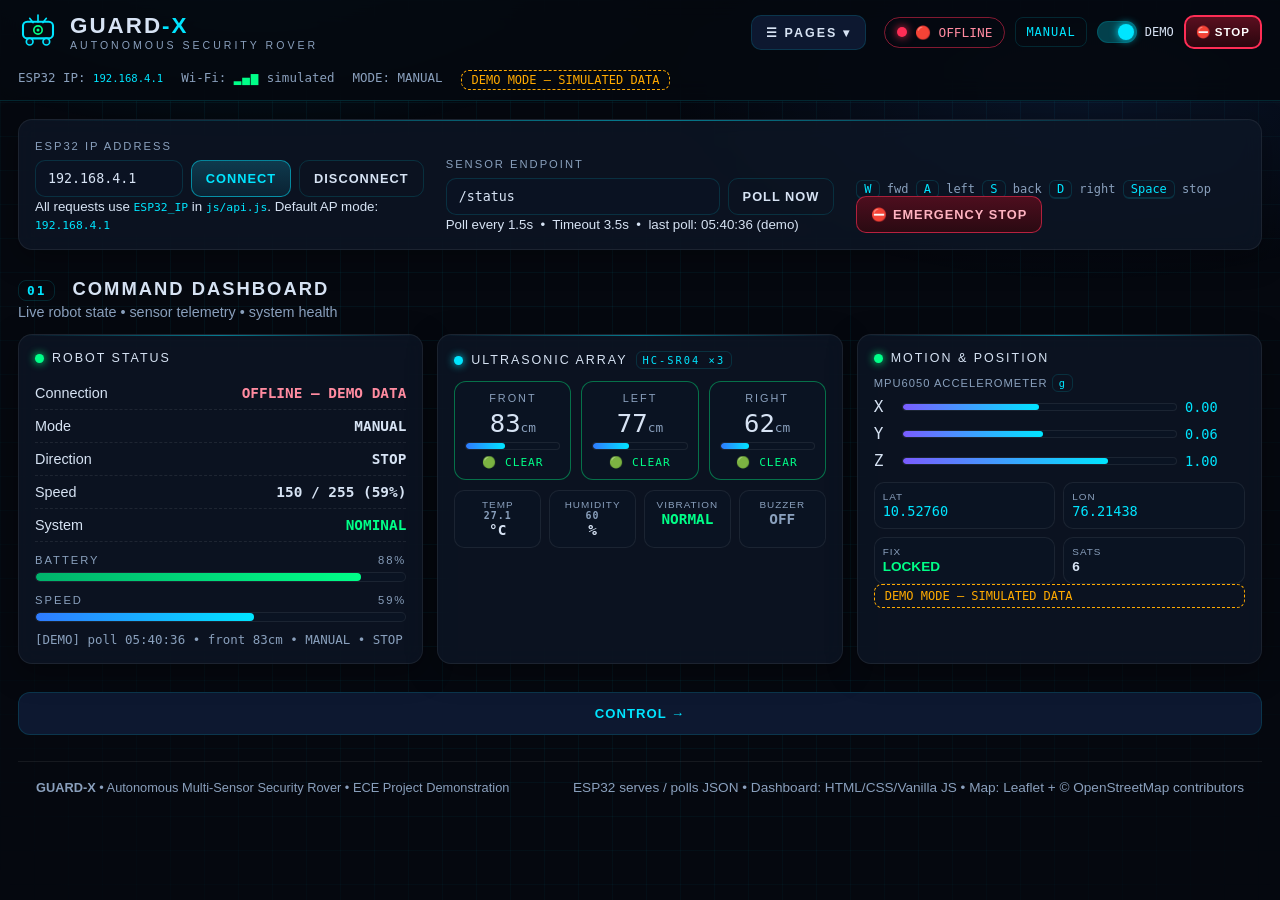
<file: index.html>
<!DOCTYPE html>
<html lang="en">
<head>
<meta charset="UTF-8" />
<meta name="viewport" content="width=device-width, initial-scale=1.0" />
<title>GUARD-X | Dashboard</title>
<meta name="description" content="GUARD-X live robot status and sensor telemetry." />
<link rel="stylesheet" href="css/style.css?v=20260914" />
<link rel="icon" href="data:image/svg+xml,<svg xmlns='http://www.w3.org/2000/svg' viewBox='0 0 100 100'><text y='.9em' font-size='90'>🤖</text></svg>" />
</head>
<body data-page="home">
<div class="bg-grid" aria-hidden="true"></div>
<div class="bg-glow" aria-hidden="true"></div>

<header class="topbar">
  <div class="topbar-inner">
    <div class="brand">
      <div class="brand-mark" aria-hidden="true">
        <svg viewBox="0 0 48 48" width="40" height="40">
          <rect x="6" y="14" width="36" height="20" rx="5" fill="none" stroke="#00e5ff" stroke-width="2.5"/>
          <circle cx="14" cy="38" r="4" fill="#0a1626" stroke="#00e5ff" stroke-width="2"/>
          <circle cx="34" cy="38" r="4" fill="#0a1626" stroke="#00e5ff" stroke-width="2"/>
          <circle cx="24" cy="24" r="5" fill="none" stroke="#00ff88" stroke-width="2"/>
          <circle cx="24" cy="24" r="1.8" fill="#00ff88"/>
          <path d="M24 6v8M14 10l4 5M34 10l-4 5" stroke="#00e5ff" stroke-width="2" stroke-linecap="round"/>
        </svg>
      </div>
      <div>
        <div class="brand-name">GUARD<span>-X</span></div>
        <div class="brand-sub">AUTONOMOUS SECURITY ROVER</div>
      </div>
    </div>
    <nav class="topnav" aria-label="Pages">
      <button class="navdrop-btn" id="navdrop-btn" aria-haspopup="true" aria-expanded="false">☰ PAGES ▾</button>
      <div class="navdrop-menu" id="navdrop-menu">
        <a href="index.html" class="active">🏠 Home</a>
        <a href="control.html">🎮 Control</a>
        <a href="autonomous.html">🧭 Auto</a>
        <a href="imu.html">📐 IMU</a>
        <a href="gps.html">🛰 GPS</a>
        <a href="keys.html">🔑 Keys/AI</a>
        <a href="security.html">🛡 Security</a>
        <a href="system.html">⚙ System</a>
        <a href="about.html">ℹ About</a>
      </div>
    </nav>
    <div class="topbar-status">
      <div class="conn-pill offline" id="conn-pill" title="ESP32 connection state">
        <span class="dot" id="conn-dot"></span>
        <span id="conn-text">🔴 OFFLINE</span>
      </div>
      <div class="mode-badge" id="mode-badge">MANUAL</div>
      <label class="demo-switch" title="Simulate sensors when ESP32 is not reachable">
        <input type="checkbox" id="demo-toggle" checked />
        <span class="switch"></span>
        <span class="demo-label">DEMO</span>
      </label>
      <button class="estop-mini js-estop" title="Emergency stop (SPACE)">⛔ STOP</button>
    </div>
  </div>
  <div class="topbar-sub">
    <div class="sub-item">ESP32 IP: <code id="header-ip">192.168.4.1</code></div>
    <div class="sub-item">Wi-Fi: <span id="wifi-bars" class="wifi" aria-label="Wi-Fi signal">▂▄▆</span> <span id="wifi-text">--</span></div>
    <div class="sub-item">MODE: <span id="header-mode">MANUAL</span></div>
    <div class="sub-item demo-note hidden" id="demo-banner-top">DEMO MODE — SIMULATED DATA</div>
  </div>
</header>

<main>
<section class="conn-strip panel">
  <div class="conn-field">
    <label for="esp-ip">ESP32 IP ADDRESS</label>
    <div class="ip-row">
      <input id="esp-ip" type="text" value="192.168.4.1" spellcheck="false" placeholder="192.168.4.1" />
      <button id="btn-connect" class="btn btn-primary">CONNECT</button>
      <button id="btn-disconnect" class="btn btn-ghost">DISCONNECT</button>
    </div>
    <small>All requests use <code>ESP32_IP</code> in <code>js/api.js</code>. Default AP mode: <code>192.168.4.1</code></small>
  </div>
  <div class="conn-field">
    <label>SENSOR ENDPOINT</label>
    <div class="ip-row">
      <input id="sensor-endpoint" type="text" value="/status" spellcheck="false" />
      <button id="btn-poll-now" class="btn btn-ghost">POLL NOW</button>
    </div>
    <small>Poll every <span id="poll-label">1.5</span>s &nbsp;•&nbsp; Timeout 3.5s &nbsp;•&nbsp; <span id="last-poll">last poll: —</span></small>
  </div>
  <div class="conn-field keys">
    <div class="kbd-hint"><kbd>W</kbd> fwd <kbd>A</kbd> left <kbd>S</kbd> back <kbd>D</kbd> right <kbd>Space</kbd> stop</div>
    <button id="btn-emergency-top" class="btn btn-danger">⛔ EMERGENCY STOP</button>
  </div>
</section>

<section id="dashboard" class="section">
  <div class="section-head">
    <h2><span class="h-num">01</span> COMMAND DASHBOARD</h2>
    <p>Live robot state • sensor telemetry • system health</p>
  </div>

  <div class="grid grid-3">
    <div class="panel status-panel">
      <div class="panel-title"><span class="pulse"></span> ROBOT STATUS</div>
      <div class="status-rows">
        <div class="srow"><span>Connection</span><strong id="st-connection" class="bad">OFFLINE</strong></div>
        <div class="srow"><span>Mode</span><strong id="st-mode">MANUAL</strong></div>
        <div class="srow"><span>Direction</span><strong id="st-direction">STOP</strong></div>
        <div class="srow"><span>Speed</span><strong id="st-speed">0 / 255 (0%)</strong></div>
        <div class="srow"><span>System</span><strong id="st-system" class="ok">NOMINAL</strong></div>
      </div>
      <label class="lbl">BATTERY <span id="battery-val">82%</span></label>
      <div class="bar"><div class="bar-fill batt" id="battery-bar" style="width:82%"></div></div>
      <label class="lbl">SPEED <span id="speed-val2">0%</span></label>
      <div class="bar"><div class="bar-fill speed" id="speed-bar" style="width:0%"></div></div>
      <div class="sys-line" id="sys-line">Awaiting telemetry…</div>
    </div>

    <div class="panel">
      <div class="panel-title"><span class="pulse cyan"></span> ULTRASONIC ARRAY <span class="tag">HC-SR04 ×3</span></div>
      <div class="dist-grid">
        <div class="dist" id="card-front">
          <div class="dist-label">FRONT</div>
          <div class="dist-val"><span id="front-val">--</span><small>cm</small></div>
          <div class="bar small"><div class="bar-fill" id="front-bar" style="width:0%"></div></div>
          <div class="dist-state" id="front-state">—</div>
        </div>
        <div class="dist" id="card-left">
          <div class="dist-label">LEFT</div>
          <div class="dist-val"><span id="left-val">--</span><small>cm</small></div>
          <div class="bar small"><div class="bar-fill" id="left-bar" style="width:0%"></div></div>
          <div class="dist-state" id="left-state">—</div>
        </div>
        <div class="dist" id="card-right">
          <div class="dist-label">RIGHT</div>
          <div class="dist-val"><span id="right-val">--</span><small>cm</small></div>
          <div class="bar small"><div class="bar-fill" id="right-bar" style="width:0%"></div></div>
          <div class="dist-state" id="right-state">—</div>
        </div>
      </div>
      <div class="env-grid">
        <div class="env"><span>TEMP</span><strong><span id="temp-val">--</span> °C</strong></div>
        <div class="env"><span>HUMIDITY</span><strong><span id="hum-val">--</span> %</strong></div>
        <div class="env"><span>VIBRATION</span><strong id="vib-val">NORMAL</strong></div>
        <div class="env"><span>BUZZER</span><strong id="buzzer-val">OFF</strong></div>
      </div>
    </div>

    <div class="panel">
      <div class="panel-title"><span class="pulse green"></span> MOTION &amp; POSITION</div>
      <div class="mpu">
        <div class="mpu-head">MPU6050 ACCELEROMETER <span class="tag">g</span></div>
        <div class="accel-row"><span>X</span><div class="bar small"><div class="bar-fill accel" id="accx-bar" style="width:50%"></div></div><code id="accx-val">0.00</code></div>
        <div class="accel-row"><span>Y</span><div class="bar small"><div class="bar-fill accel" id="accy-bar" style="width:50%"></div></div><code id="accy-val">0.00</code></div>
        <div class="accel-row"><span>Z</span><div class="bar small"><div class="bar-fill accel" id="accz-bar" style="width:50%"></div></div><code id="accz-val">0.00</code></div>
      </div>
      <div class="gps-mini">
        <div><span>LAT</span><code id="lat-mini">—</code></div>
        <div><span>LON</span><code id="lon-mini">—</code></div>
        <div><span>FIX</span><strong id="fix-mini">SEARCHING</strong></div>
        <div><span>SATS</span><strong id="sats-mini">0</strong></div>
      </div>
      <div class="demo-note hidden" id="demo-note">DEMO MODE — SIMULATED DATA</div>
    </div>
  </div>
</section>

<div class="pager">
  <a href="control.html">CONTROL →</a>
</div>

<footer class="footer">
  <div><strong>GUARD-X</strong> • Autonomous Multi-Sensor Security Rover • ECE Project Demonstration</div>
  <div class="muted">ESP32 serves / polls JSON • Dashboard: HTML/CSS/Vanilla JS • Map: Leaflet + © OpenStreetMap contributors</div>
</footer>
</main>

<nav class="bottom-nav" aria-label="Pages">
  <div class="bottom-nav-inner">
    <a class="bnav-item active" href="index.html"><span class="ico">🏠</span>HOME</a>
    <a class="bnav-item" href="control.html"><span class="ico">🎮</span>CONTROL</a>
    <a class="bnav-item" href="autonomous.html"><span class="ico">🧭</span>AUTO</a>
    <a class="bnav-item" href="imu.html"><span class="ico">📐</span>IMU</a>
    <a class="bnav-item" href="gps.html"><span class="ico">🛰</span>GPS</a>
    <a class="bnav-item" href="keys.html"><span class="ico">🔑</span>KEYS</a>
    <a class="bnav-item" href="security.html"><span class="ico">🛡</span>SECURE</a>
    <a class="bnav-item" href="system.html"><span class="ico">⚙</span>SYSTEM</a>
    <a class="bnav-item" href="about.html"><span class="ico">ℹ</span>ABOUT</a>
  </div>
</nav>

<div id="toast-wrap" aria-live="polite"></div>

<script src="js/api.js?v=20260915"></script>
<script src="js/dashboard.js?v=20260914"></script>
<script src="js/app.js?v=20260915"></script>
</body>
</html>
</file>
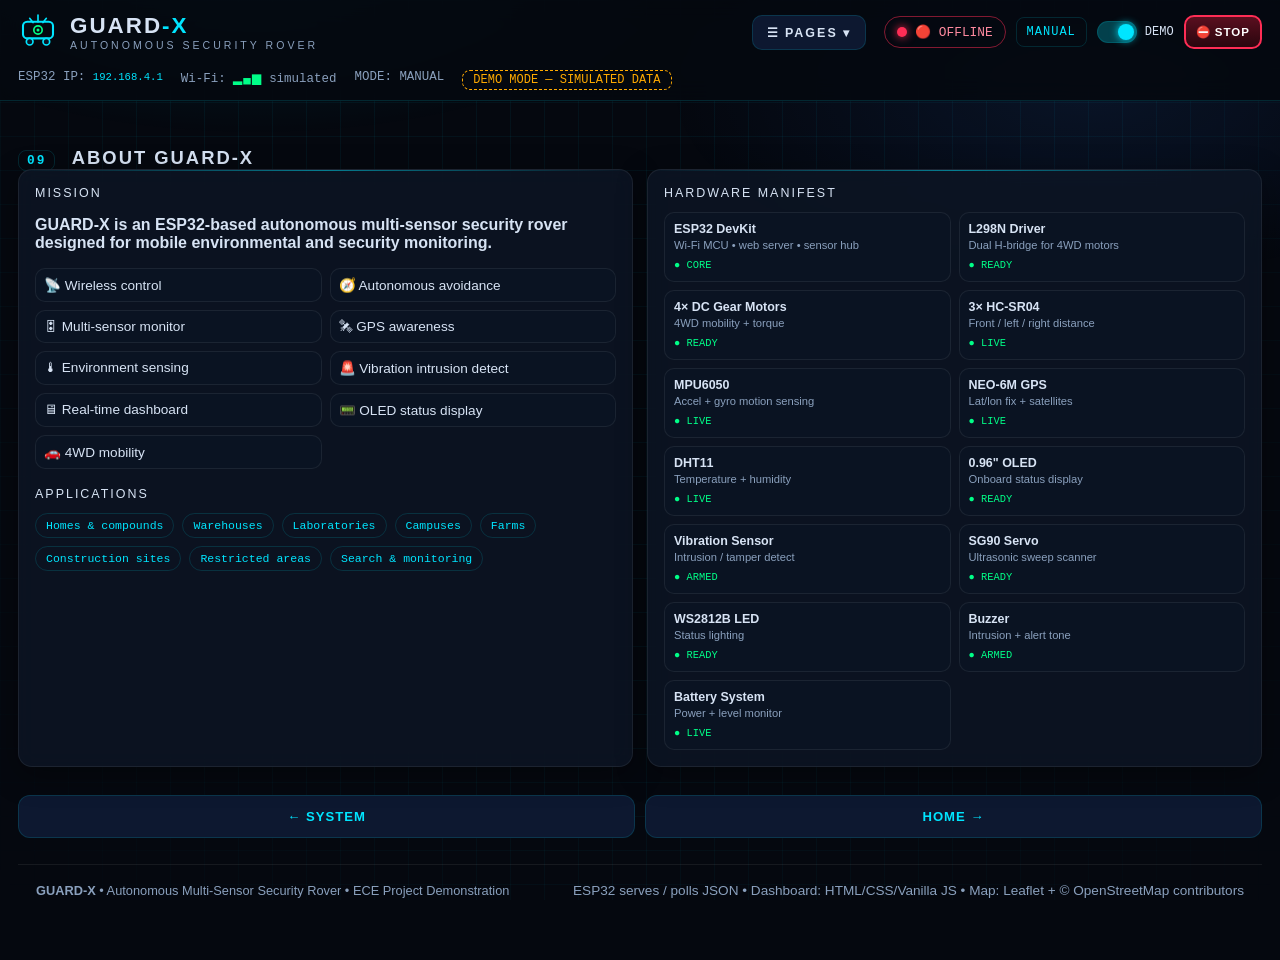
<file: about.html>
<!DOCTYPE html>
<html lang="en">
<head>
<meta charset="UTF-8" />
<meta name="viewport" content="width=device-width, initial-scale=1.0" />
<title>GUARD-X | About &amp; Hardware</title>
<meta name="description" content="About GUARD-X and its hardware manifest." />
<link rel="stylesheet" href="css/style.css?v=20260914" />
<link rel="icon" href="data:image/svg+xml,<svg xmlns='http://www.w3.org/2000/svg' viewBox='0 0 100 100'><text y='.9em' font-size='90'>🤖</text></svg>" />
</head>
<body data-page="about">
<div class="bg-grid" aria-hidden="true"></div>
<div class="bg-glow" aria-hidden="true"></div>

<header class="topbar">
  <div class="topbar-inner">
    <div class="brand">
      <div class="brand-mark" aria-hidden="true">
        <svg viewBox="0 0 48 48" width="40" height="40">
          <rect x="6" y="14" width="36" height="20" rx="5" fill="none" stroke="#00e5ff" stroke-width="2.5"/>
          <circle cx="14" cy="38" r="4" fill="#0a1626" stroke="#00e5ff" stroke-width="2"/>
          <circle cx="34" cy="38" r="4" fill="#0a1626" stroke="#00e5ff" stroke-width="2"/>
          <circle cx="24" cy="24" r="5" fill="none" stroke="#00ff88" stroke-width="2"/>
          <circle cx="24" cy="24" r="1.8" fill="#00ff88"/>
          <path d="M24 6v8M14 10l4 5M34 10l-4 5" stroke="#00e5ff" stroke-width="2" stroke-linecap="round"/>
        </svg>
      </div>
      <div>
        <div class="brand-name">GUARD<span>-X</span></div>
        <div class="brand-sub">AUTONOMOUS SECURITY ROVER</div>
      </div>
    </div>
    <nav class="topnav" aria-label="Pages">
      <button class="navdrop-btn" id="navdrop-btn" aria-haspopup="true" aria-expanded="false">☰ PAGES ▾</button>
      <div class="navdrop-menu" id="navdrop-menu">
        <a href="index.html">🏠 Home</a>
        <a href="control.html">🎮 Control</a>
        <a href="autonomous.html">🧭 Auto</a>
        <a href="imu.html">📐 IMU</a>
        <a href="gps.html">🛰 GPS</a>
        <a href="keys.html">🔑 Keys/AI</a>
        <a href="security.html">🛡 Security</a>
        <a href="system.html">⚙ System</a>
        <a href="about.html" class="active">ℹ About</a>
      </div>
    </nav>
    <div class="topbar-status">
      <div class="conn-pill offline" id="conn-pill" title="ESP32 connection state">
        <span class="dot" id="conn-dot"></span>
        <span id="conn-text">🔴 OFFLINE</span>
      </div>
      <div class="mode-badge" id="mode-badge">MANUAL</div>
      <label class="demo-switch" title="Simulate sensors when ESP32 is not reachable">
        <input type="checkbox" id="demo-toggle" checked />
        <span class="switch"></span>
        <span class="demo-label">DEMO</span>
      </label>
      <button class="estop-mini js-estop" title="Emergency stop (SPACE)">⛔ STOP</button>
    </div>
  </div>
  <div class="topbar-sub">
    <div class="sub-item">ESP32 IP: <code id="header-ip">192.168.4.1</code></div>
    <div class="sub-item">Wi-Fi: <span id="wifi-bars" class="wifi" aria-label="Wi-Fi signal">▂▄▆</span> <span id="wifi-text">--</span></div>
    <div class="sub-item">MODE: <span id="header-mode">MANUAL</span></div>
    <div class="sub-item demo-note hidden" id="demo-banner-top">DEMO MODE — SIMULATED DATA</div>
  </div>
</header>

<main>
<section id="about" class="section">
  <div class="section-head">
    <h2><span class="h-num">09</span> ABOUT GUARD-X</h2>
  </div>
  <div class="grid grid-2">
    <div class="panel">
      <div class="panel-title">MISSION</div>
      <p><strong>GUARD-X is an ESP32-based autonomous multi-sensor security rover designed for mobile environmental and security monitoring.</strong></p>
      <div class="feat-grid">
        <div>📡 Wireless control</div><div>🧭 Autonomous avoidance</div>
        <div>🎛 Multi-sensor monitor</div><div>🛰 GPS awareness</div>
        <div>🌡 Environment sensing</div><div>🚨 Vibration intrusion detect</div>
        <div>🖥 Real-time dashboard</div><div>📟 OLED status display</div>
        <div>🚗 4WD mobility</div>
      </div>
      <div class="panel-title" style="margin-top:18px">APPLICATIONS</div>
      <div class="app-tags"><span>Homes &amp; compounds</span><span>Warehouses</span><span>Laboratories</span><span>Campuses</span><span>Farms</span><span>Construction sites</span><span>Restricted areas</span><span>Search &amp; monitoring</span></div>
    </div>
    <div class="panel" id="hardware">
      <div class="panel-title">HARDWARE MANIFEST</div>
      <div class="hw-grid" id="hw-grid"><!-- rendered by app.js --></div>
    </div>
  </div>
</section>

<div class="pager">
  <a href="system.html">← SYSTEM</a>
  <a href="index.html">HOME →</a>
</div>

<footer class="footer">
  <div><strong>GUARD-X</strong> • Autonomous Multi-Sensor Security Rover • ECE Project Demonstration</div>
  <div class="muted">ESP32 serves / polls JSON • Dashboard: HTML/CSS/Vanilla JS • Map: Leaflet + © OpenStreetMap contributors</div>
</footer>
</main>

<nav class="bottom-nav" aria-label="Pages">
  <div class="bottom-nav-inner">
    <a class="bnav-item" href="index.html"><span class="ico">🏠</span>HOME</a>
    <a class="bnav-item" href="control.html"><span class="ico">🎮</span>CONTROL</a>
    <a class="bnav-item" href="autonomous.html"><span class="ico">🧭</span>AUTO</a>
    <a class="bnav-item" href="imu.html"><span class="ico">📐</span>IMU</a>
    <a class="bnav-item" href="gps.html"><span class="ico">🛰</span>GPS</a>
    <a class="bnav-item" href="keys.html"><span class="ico">🔑</span>KEYS</a>
    <a class="bnav-item" href="security.html"><span class="ico">🛡</span>SECURE</a>
    <a class="bnav-item" href="system.html"><span class="ico">⚙</span>SYSTEM</a>
    <a class="bnav-item active" href="about.html"><span class="ico">ℹ</span>ABOUT</a>
  </div>
</nav>

<div id="toast-wrap" aria-live="polite"></div>

<script src="js/api.js?v=20260915"></script>
<script src="js/dashboard.js?v=20260914"></script>
<script src="js/app.js?v=20260915"></script>
</body>
</html>
</file>
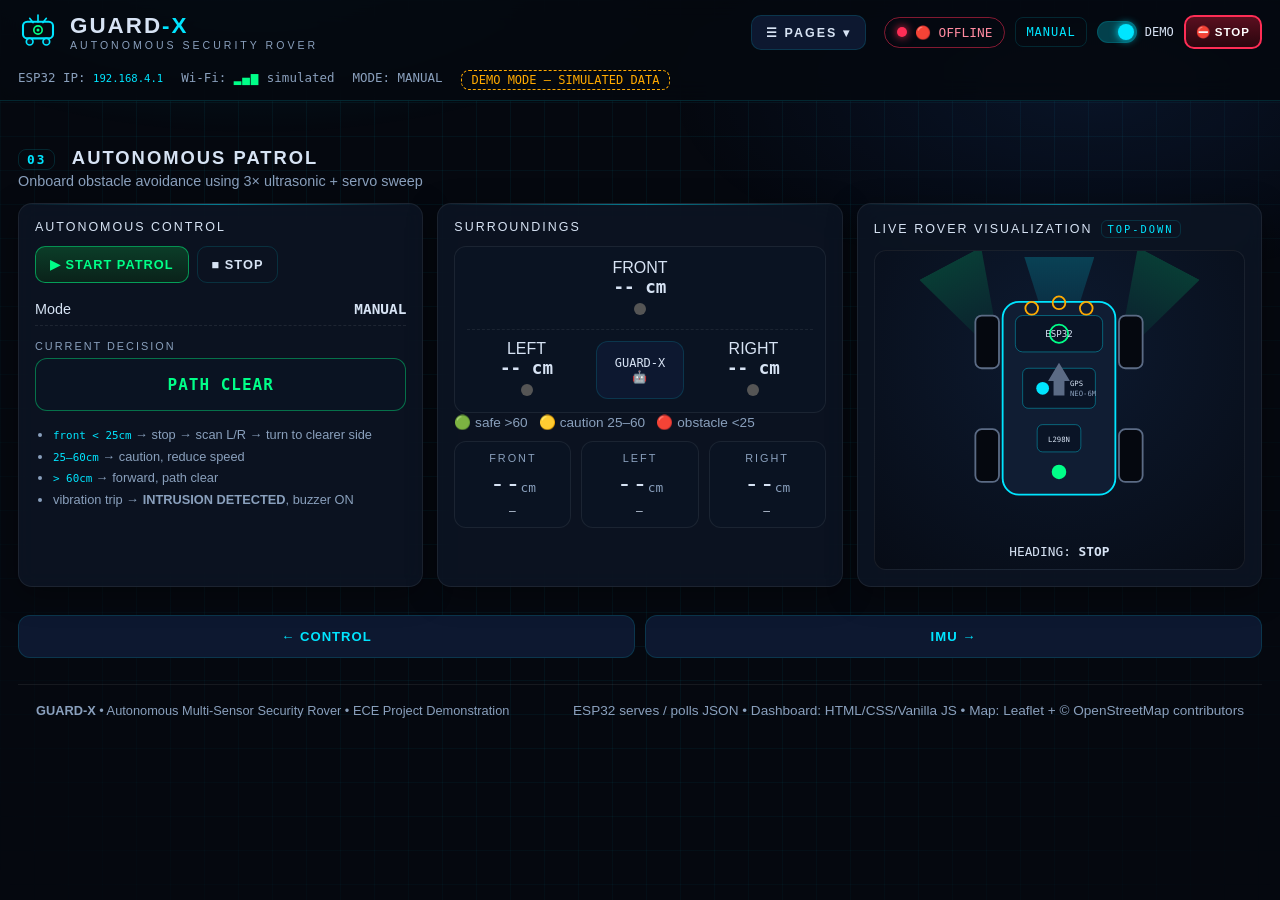
<file: autonomous.html>
<!DOCTYPE html>
<html lang="en">
<head>
<meta charset="UTF-8" />
<meta name="viewport" content="width=device-width, initial-scale=1.0" />
<title>GUARD-X | Autonomous Patrol</title>
<meta name="description" content="GUARD-X autonomous patrol, surroundings and rover visualization." />
<link rel="stylesheet" href="css/style.css?v=20260914" />
<link rel="icon" href="data:image/svg+xml,<svg xmlns='http://www.w3.org/2000/svg' viewBox='0 0 100 100'><text y='.9em' font-size='90'>🤖</text></svg>" />
</head>
<body data-page="autonomous">
<div class="bg-grid" aria-hidden="true"></div>
<div class="bg-glow" aria-hidden="true"></div>

<header class="topbar">
  <div class="topbar-inner">
    <div class="brand">
      <div class="brand-mark" aria-hidden="true">
        <svg viewBox="0 0 48 48" width="40" height="40">
          <rect x="6" y="14" width="36" height="20" rx="5" fill="none" stroke="#00e5ff" stroke-width="2.5"/>
          <circle cx="14" cy="38" r="4" fill="#0a1626" stroke="#00e5ff" stroke-width="2"/>
          <circle cx="34" cy="38" r="4" fill="#0a1626" stroke="#00e5ff" stroke-width="2"/>
          <circle cx="24" cy="24" r="5" fill="none" stroke="#00ff88" stroke-width="2"/>
          <circle cx="24" cy="24" r="1.8" fill="#00ff88"/>
          <path d="M24 6v8M14 10l4 5M34 10l-4 5" stroke="#00e5ff" stroke-width="2" stroke-linecap="round"/>
        </svg>
      </div>
      <div>
        <div class="brand-name">GUARD<span>-X</span></div>
        <div class="brand-sub">AUTONOMOUS SECURITY ROVER</div>
      </div>
    </div>
    <nav class="topnav" aria-label="Pages">
      <button class="navdrop-btn" id="navdrop-btn" aria-haspopup="true" aria-expanded="false">☰ PAGES ▾</button>
      <div class="navdrop-menu" id="navdrop-menu">
        <a href="index.html">🏠 Home</a>
        <a href="control.html">🎮 Control</a>
        <a href="autonomous.html" class="active">🧭 Auto</a>
        <a href="imu.html">📐 IMU</a>
        <a href="gps.html">🛰 GPS</a>
        <a href="keys.html">🔑 Keys/AI</a>
        <a href="security.html">🛡 Security</a>
        <a href="system.html">⚙ System</a>
        <a href="about.html">ℹ About</a>
      </div>
    </nav>
    <div class="topbar-status">
      <div class="conn-pill offline" id="conn-pill" title="ESP32 connection state">
        <span class="dot" id="conn-dot"></span>
        <span id="conn-text">🔴 OFFLINE</span>
      </div>
      <div class="mode-badge" id="mode-badge">MANUAL</div>
      <label class="demo-switch" title="Simulate sensors when ESP32 is not reachable">
        <input type="checkbox" id="demo-toggle" checked />
        <span class="switch"></span>
        <span class="demo-label">DEMO</span>
      </label>
      <button class="estop-mini js-estop" title="Emergency stop (SPACE)">⛔ STOP</button>
    </div>
  </div>
  <div class="topbar-sub">
    <div class="sub-item">ESP32 IP: <code id="header-ip">192.168.4.1</code></div>
    <div class="sub-item">Wi-Fi: <span id="wifi-bars" class="wifi" aria-label="Wi-Fi signal">▂▄▆</span> <span id="wifi-text">--</span></div>
    <div class="sub-item">MODE: <span id="header-mode">MANUAL</span></div>
    <div class="sub-item demo-note hidden" id="demo-banner-top">DEMO MODE — SIMULATED DATA</div>
  </div>
</header>

<main>
<section id="autonomous" class="section">
  <div class="section-head">
    <h2><span class="h-num">03</span> AUTONOMOUS PATROL</h2>
    <p>Onboard obstacle avoidance using 3× ultrasonic + servo sweep</p>
  </div>
  <div class="grid grid-3">
    <div class="panel">
      <div class="panel-title">AUTONOMOUS CONTROL</div>
      <div class="auto-btns">
        <button id="btn-auto-start" class="btn btn-success">▶ START PATROL</button>
        <button id="btn-auto-stop" class="btn btn-ghost">■ STOP</button>
      </div>
      <div class="srow" style="margin-top:10px"><span>Mode</span><strong id="st-mode">MANUAL</strong></div>
      <div class="decision-label">CURRENT DECISION</div>
      <div class="decision" id="decision">PATH CLEAR</div>
      <ul class="auto-logic">
        <li><code>front &lt; 25cm</code> → stop → scan L/R → turn to clearer side</li>
        <li><code>25–60cm</code> → caution, reduce speed</li>
        <li><code>&gt; 60cm</code> → forward, path clear</li>
        <li>vibration trip → <b>INTRUSION DETECTED</b>, buzzer ON</li>
      </ul>
    </div>

    <div class="panel surround-panel">
      <div class="panel-title">SURROUNDINGS</div>
      <div class="surround">
        <div class="sur-top"><span>FRONT</span><strong id="sur-front">-- cm</strong><i id="sur-front-dot" class="sdot"></i></div>
        <div class="sur-mid">
          <div class="sur-side"><span>LEFT</span><strong id="sur-left">-- cm</strong><i id="sur-left-dot" class="sdot"></i></div>
          <div class="sur-rover">GUARD-X<br/>🤖</div>
          <div class="sur-side"><span>RIGHT</span><strong id="sur-right">-- cm</strong><i id="sur-right-dot" class="sdot"></i></div>
        </div>
      </div>
      <small class="muted">🟢 safe &gt;60 &nbsp; 🟡 caution 25–60 &nbsp; 🔴 obstacle &lt;25</small>
      <div class="dist-grid" style="margin-top:10px">
        <div class="dist" id="card-front">
          <div class="dist-label">FRONT</div>
          <div class="dist-val"><span id="front-val">--</span><small>cm</small></div>
          <div class="dist-state" id="front-state">—</div>
        </div>
        <div class="dist" id="card-left">
          <div class="dist-label">LEFT</div>
          <div class="dist-val"><span id="left-val">--</span><small>cm</small></div>
          <div class="dist-state" id="left-state">—</div>
        </div>
        <div class="dist" id="card-right">
          <div class="dist-label">RIGHT</div>
          <div class="dist-val"><span id="right-val">--</span><small>cm</small></div>
          <div class="dist-state" id="right-state">—</div>
        </div>
      </div>
    </div>

    <div class="panel" id="visualization">
      <div class="panel-title">LIVE ROVER VISUALIZATION <span class="tag">TOP-DOWN</span></div>
      <div class="rover-stage">
        <div class="fov fov-left" id="fov-left"></div>
        <div class="fov fov-front" id="fov-front"></div>
        <div class="fov fov-right" id="fov-right"></div>
        <svg class="rover-svg" viewBox="0 0 220 300" role="img" aria-label="GUARD-X top-down diagram">
          <rect class="wheel fl" x="18" y="60" width="26" height="58" rx="7"/>
          <rect class="wheel fr" x="176" y="60" width="26" height="58" rx="7"/>
          <rect class="wheel rl" x="18" y="185" width="26" height="58" rx="7"/>
          <rect class="wheel rr" x="176" y="185" width="26" height="58" rx="7"/>
          <rect x="48" y="45" width="124" height="212" rx="18" class="chassis"/>
          <rect x="62" y="60" width="96" height="40" rx="8" class="deck"/>
          <circle cx="110" cy="80" r="10" class="esp"/>
          <text x="110" y="84" text-anchor="middle" class="svg-txt">ESP32</text>
          <rect x="70" y="118" width="80" height="44" rx="6" class="deck"/>
          <circle cx="92" cy="140" r="7" class="gpsdot"/>
          <text x="122" y="137" class="svg-txt small">GPS</text>
          <text x="122" y="149" class="svg-txt small dim">NEO-6M</text>
          <circle cx="80" cy="52" r="7" class="us"/>
          <circle cx="110" cy="46" r="7" class="us"/>
          <circle cx="140" cy="52" r="7" class="us"/>
          <rect x="86" y="180" width="48" height="30" rx="6" class="deck"/>
          <text x="110" y="199" text-anchor="middle" class="svg-txt small">L298N</text>
          <circle cx="110" cy="232" r="8" class="oled-dot"/>
          <g id="dir-arrow" class="dir-stop">
            <polygon points="110,112 98,132 104,132 104,148 116,148 116,132 122,132" />
          </g>
        </svg>
        <div class="rover-dir">HEADING: <strong id="rover-dir">STOP</strong></div>
      </div>
    </div>
  </div>
</section>

<div class="pager">
  <a href="control.html">← CONTROL</a>
  <a href="imu.html">IMU →</a>
</div>

<footer class="footer">
  <div><strong>GUARD-X</strong> • Autonomous Multi-Sensor Security Rover • ECE Project Demonstration</div>
  <div class="muted">ESP32 serves / polls JSON • Dashboard: HTML/CSS/Vanilla JS • Map: Leaflet + © OpenStreetMap contributors</div>
</footer>
</main>

<nav class="bottom-nav" aria-label="Pages">
  <div class="bottom-nav-inner">
    <a class="bnav-item" href="index.html"><span class="ico">🏠</span>HOME</a>
    <a class="bnav-item" href="control.html"><span class="ico">🎮</span>CONTROL</a>
    <a class="bnav-item active" href="autonomous.html"><span class="ico">🧭</span>AUTO</a>
    <a class="bnav-item" href="imu.html"><span class="ico">📐</span>IMU</a>
    <a class="bnav-item" href="gps.html"><span class="ico">🛰</span>GPS</a>
    <a class="bnav-item" href="keys.html"><span class="ico">🔑</span>KEYS</a>
    <a class="bnav-item" href="security.html"><span class="ico">🛡</span>SECURE</a>
    <a class="bnav-item" href="system.html"><span class="ico">⚙</span>SYSTEM</a>
    <a class="bnav-item" href="about.html"><span class="ico">ℹ</span>ABOUT</a>
  </div>
</nav>

<div id="toast-wrap" aria-live="polite"></div>

<script src="js/api.js?v=20260915"></script>
<script src="js/dashboard.js?v=20260914"></script>
<script src="js/app.js?v=20260915"></script>
</body>
</html>
</file>
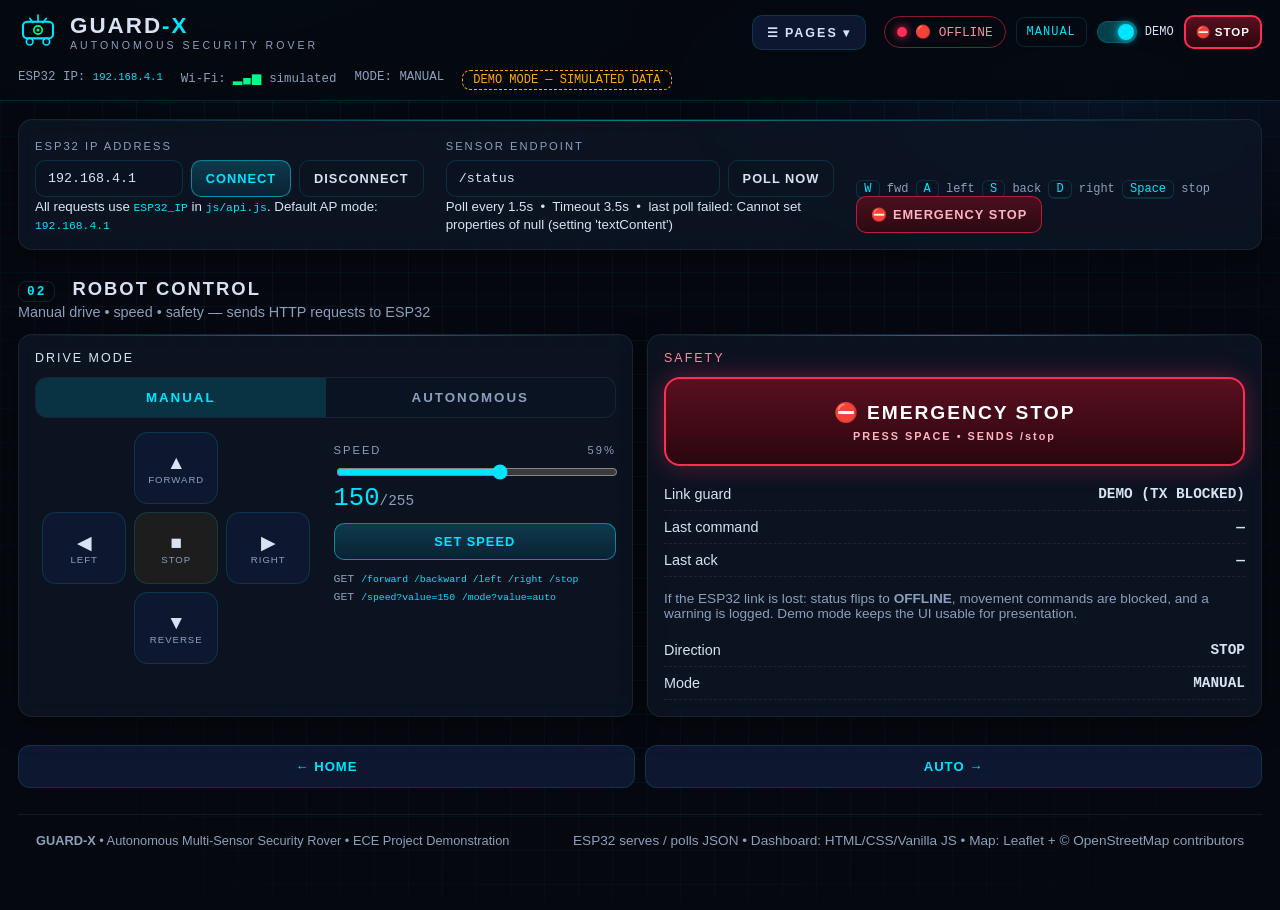
<file: control.html>
<!DOCTYPE html>
<html lang="en">
<head>
<meta charset="UTF-8" />
<meta name="viewport" content="width=device-width, initial-scale=1.0" />
<title>GUARD-X | Robot Control</title>
<meta name="description" content="GUARD-X manual drive control, speed and safety." />
<link rel="stylesheet" href="css/style.css?v=20260914" />
<link rel="icon" href="data:image/svg+xml,<svg xmlns='http://www.w3.org/2000/svg' viewBox='0 0 100 100'><text y='.9em' font-size='90'>🤖</text></svg>" />
</head>
<body data-page="control">
<div class="bg-grid" aria-hidden="true"></div>
<div class="bg-glow" aria-hidden="true"></div>

<header class="topbar">
  <div class="topbar-inner">
    <div class="brand">
      <div class="brand-mark" aria-hidden="true">
        <svg viewBox="0 0 48 48" width="40" height="40">
          <rect x="6" y="14" width="36" height="20" rx="5" fill="none" stroke="#00e5ff" stroke-width="2.5"/>
          <circle cx="14" cy="38" r="4" fill="#0a1626" stroke="#00e5ff" stroke-width="2"/>
          <circle cx="34" cy="38" r="4" fill="#0a1626" stroke="#00e5ff" stroke-width="2"/>
          <circle cx="24" cy="24" r="5" fill="none" stroke="#00ff88" stroke-width="2"/>
          <circle cx="24" cy="24" r="1.8" fill="#00ff88"/>
          <path d="M24 6v8M14 10l4 5M34 10l-4 5" stroke="#00e5ff" stroke-width="2" stroke-linecap="round"/>
        </svg>
      </div>
      <div>
        <div class="brand-name">GUARD<span>-X</span></div>
        <div class="brand-sub">AUTONOMOUS SECURITY ROVER</div>
      </div>
    </div>
    <nav class="topnav" aria-label="Pages">
      <button class="navdrop-btn" id="navdrop-btn" aria-haspopup="true" aria-expanded="false">☰ PAGES ▾</button>
      <div class="navdrop-menu" id="navdrop-menu">
        <a href="index.html">🏠 Home</a>
        <a href="control.html" class="active">🎮 Control</a>
        <a href="autonomous.html">🧭 Auto</a>
        <a href="imu.html">📐 IMU</a>
        <a href="gps.html">🛰 GPS</a>
        <a href="keys.html">🔑 Keys/AI</a>
        <a href="security.html">🛡 Security</a>
        <a href="system.html">⚙ System</a>
        <a href="about.html">ℹ About</a>
      </div>
    </nav>
    <div class="topbar-status">
      <div class="conn-pill offline" id="conn-pill" title="ESP32 connection state">
        <span class="dot" id="conn-dot"></span>
        <span id="conn-text">🔴 OFFLINE</span>
      </div>
      <div class="mode-badge" id="mode-badge">MANUAL</div>
      <label class="demo-switch" title="Simulate sensors when ESP32 is not reachable">
        <input type="checkbox" id="demo-toggle" checked />
        <span class="switch"></span>
        <span class="demo-label">DEMO</span>
      </label>
      <button class="estop-mini js-estop" title="Emergency stop (SPACE)">⛔ STOP</button>
    </div>
  </div>
  <div class="topbar-sub">
    <div class="sub-item">ESP32 IP: <code id="header-ip">192.168.4.1</code></div>
    <div class="sub-item">Wi-Fi: <span id="wifi-bars" class="wifi" aria-label="Wi-Fi signal">▂▄▆</span> <span id="wifi-text">--</span></div>
    <div class="sub-item">MODE: <span id="header-mode">MANUAL</span></div>
    <div class="sub-item demo-note hidden" id="demo-banner-top">DEMO MODE — SIMULATED DATA</div>
  </div>
</header>

<main>
<section class="conn-strip panel">
  <div class="conn-field">
    <label for="esp-ip">ESP32 IP ADDRESS</label>
    <div class="ip-row">
      <input id="esp-ip" type="text" value="192.168.4.1" spellcheck="false" placeholder="192.168.4.1" />
      <button id="btn-connect" class="btn btn-primary">CONNECT</button>
      <button id="btn-disconnect" class="btn btn-ghost">DISCONNECT</button>
    </div>
    <small>All requests use <code>ESP32_IP</code> in <code>js/api.js</code>. Default AP mode: <code>192.168.4.1</code></small>
  </div>
  <div class="conn-field">
    <label>SENSOR ENDPOINT</label>
    <div class="ip-row">
      <input id="sensor-endpoint" type="text" value="/status" spellcheck="false" />
      <button id="btn-poll-now" class="btn btn-ghost">POLL NOW</button>
    </div>
    <small>Poll every <span id="poll-label">1.5</span>s &nbsp;•&nbsp; Timeout 3.5s &nbsp;•&nbsp; <span id="last-poll">last poll: —</span></small>
  </div>
  <div class="conn-field keys">
    <div class="kbd-hint"><kbd>W</kbd> fwd <kbd>A</kbd> left <kbd>S</kbd> back <kbd>D</kbd> right <kbd>Space</kbd> stop</div>
    <button id="btn-emergency-top" class="btn btn-danger">⛔ EMERGENCY STOP</button>
  </div>
</section>

<section id="control" class="section">
  <div class="section-head">
    <h2><span class="h-num">02</span> ROBOT CONTROL</h2>
    <p>Manual drive • speed • safety — sends HTTP requests to ESP32</p>
  </div>
  <div class="grid grid-2">
    <div class="panel control-panel">
      <div class="panel-title">DRIVE MODE</div>
      <div class="seg">
        <button id="mode-manual" class="seg-btn active">MANUAL</button>
        <button id="mode-auto" class="seg-btn">AUTONOMOUS</button>
      </div>
      <div class="dpad-wrap">
        <div class="dpad">
          <span></span>
          <button class="dbtn up" data-cmd="forward" aria-label="Forward">▲<small>FORWARD</small></button>
          <span></span>
          <button class="dbtn left" data-cmd="left" aria-label="Left">◀<small>LEFT</small></button>
          <button class="dbtn stop" data-cmd="stop" aria-label="Stop">■<small>STOP</small></button>
          <button class="dbtn right" data-cmd="right" aria-label="Right">▶<small>RIGHT</small></button>
          <span></span>
          <button class="dbtn down" data-cmd="backward" aria-label="Reverse">▼<small>REVERSE</small></button>
          <span></span>
        </div>
        <div class="drive-side">
          <label class="lbl">SPEED <span id="speed-pct">0%</span></label>
          <input type="range" id="speed-slider" min="0" max="255" value="150" />
          <div class="speed-num"><span id="speed-num">150</span><small>/255</small></div>
          <button id="btn-speed-apply" class="btn btn-primary btn-block">SET SPEED</button>
          <div class="endpoints-hint">GET <code>/forward /backward /left /right /stop</code><br/>GET <code>/speed?value=150</code> <code>/mode?value=auto</code></div>
        </div>
      </div>
    </div>
    <div class="panel safety-panel">
      <div class="panel-title danger">SAFETY</div>
      <button id="btn-emergency" class="emergency">⛔ EMERGENCY STOP<small>PRESS SPACE • SENDS /stop</small></button>
      <div class="safety-rows">
        <div class="srow"><span>Link guard</span><strong id="link-guard">ARMED</strong></div>
        <div class="srow"><span>Last command</span><strong id="last-cmd">—</strong></div>
        <div class="srow"><span>Last ack</span><strong id="last-ack">—</strong></div>
      </div>
      <p class="muted">If the ESP32 link is lost: status flips to <b>OFFLINE</b>, movement commands are blocked, and a warning is logged. Demo mode keeps the UI usable for presentation.</p>
      <div class="srow"><span>Direction</span><strong id="st-direction">STOP</strong></div>
      <div class="srow"><span>Mode</span><strong id="st-mode">MANUAL</strong></div>
    </div>
  </div>
</section>

<div class="pager">
  <a href="index.html">← HOME</a>
  <a href="autonomous.html">AUTO →</a>
</div>

<footer class="footer">
  <div><strong>GUARD-X</strong> • Autonomous Multi-Sensor Security Rover • ECE Project Demonstration</div>
  <div class="muted">ESP32 serves / polls JSON • Dashboard: HTML/CSS/Vanilla JS • Map: Leaflet + © OpenStreetMap contributors</div>
</footer>
</main>

<nav class="bottom-nav" aria-label="Pages">
  <div class="bottom-nav-inner">
    <a class="bnav-item" href="index.html"><span class="ico">🏠</span>HOME</a>
    <a class="bnav-item active" href="control.html"><span class="ico">🎮</span>CONTROL</a>
    <a class="bnav-item" href="autonomous.html"><span class="ico">🧭</span>AUTO</a>
    <a class="bnav-item" href="imu.html"><span class="ico">📐</span>IMU</a>
    <a class="bnav-item" href="gps.html"><span class="ico">🛰</span>GPS</a>
    <a class="bnav-item" href="keys.html"><span class="ico">🔑</span>KEYS</a>
    <a class="bnav-item" href="security.html"><span class="ico">🛡</span>SECURE</a>
    <a class="bnav-item" href="system.html"><span class="ico">⚙</span>SYSTEM</a>
    <a class="bnav-item" href="about.html"><span class="ico">ℹ</span>ABOUT</a>
  </div>
</nav>

<div id="toast-wrap" aria-live="polite"></div>

<script src="js/api.js?v=20260915"></script>
<script src="js/dashboard.js?v=20260914"></script>
<script src="js/app.js?v=20260915"></script>
</body>
</html>
</file>
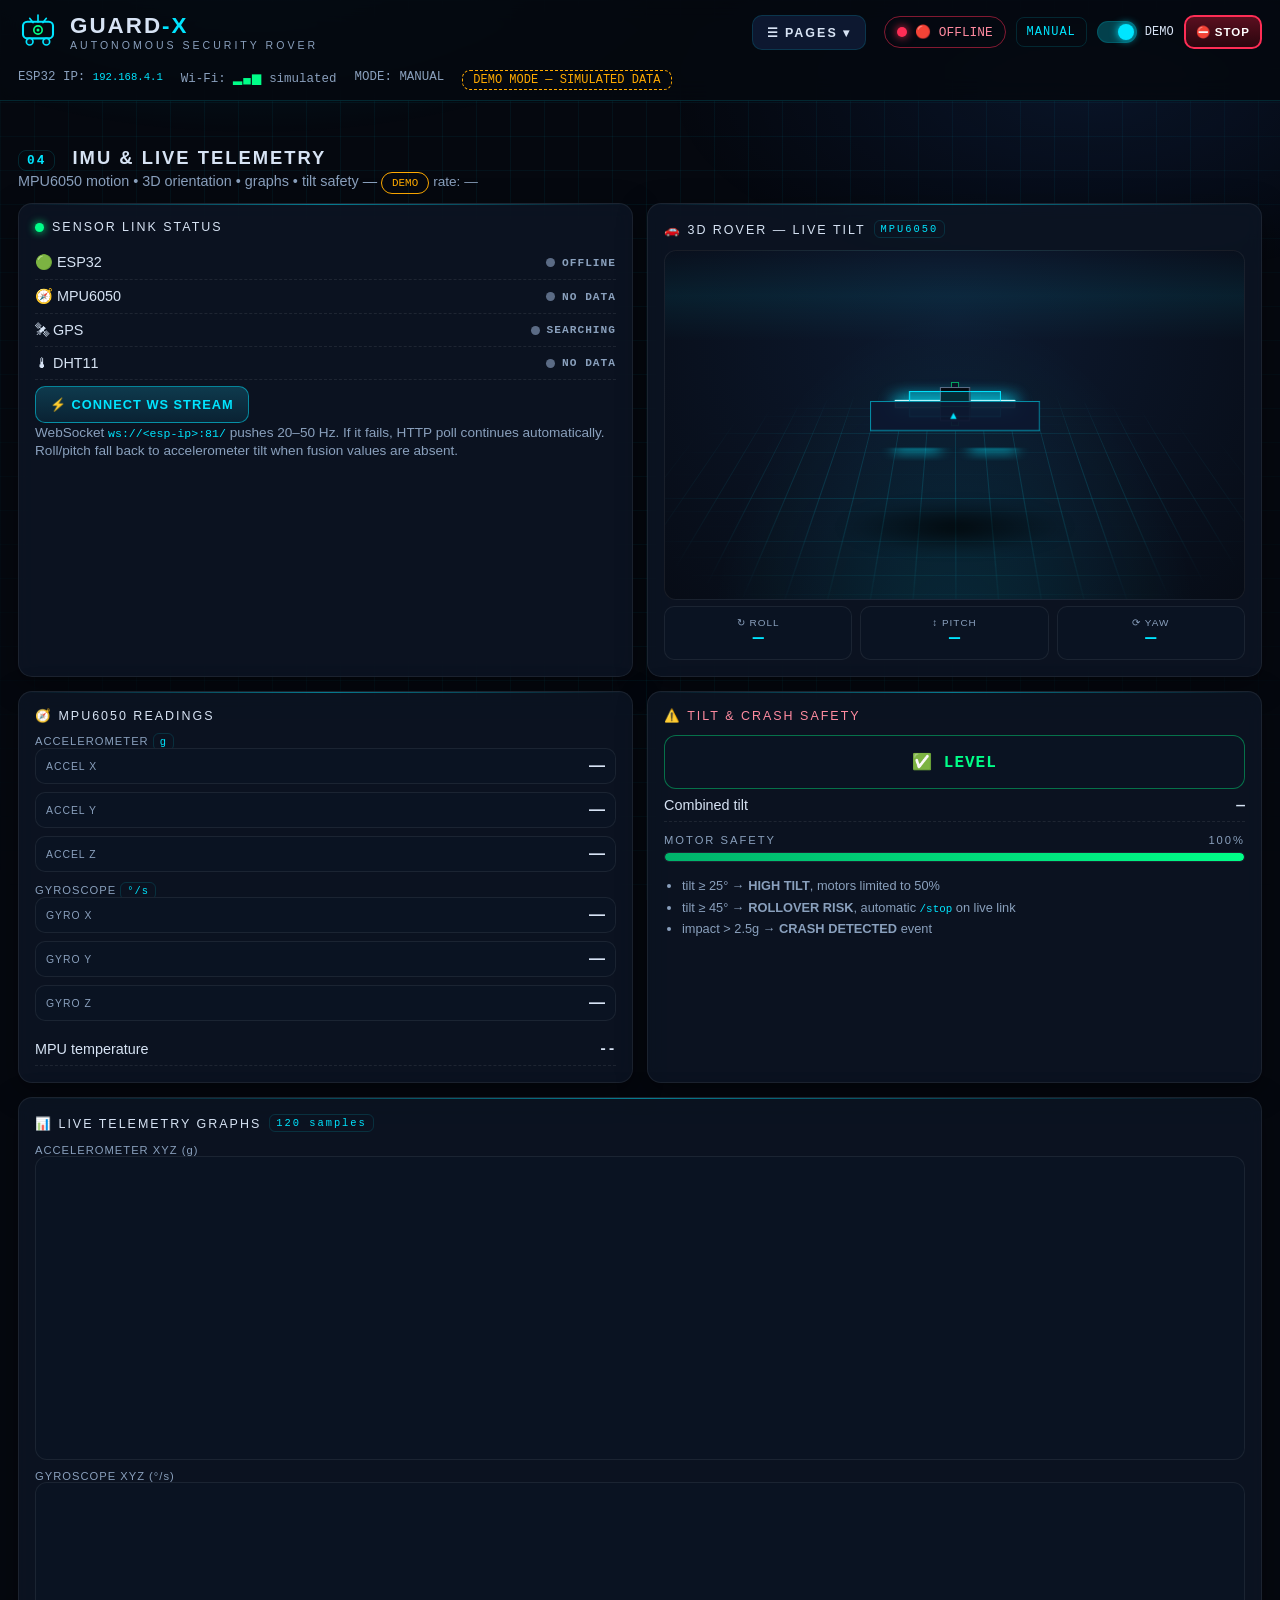
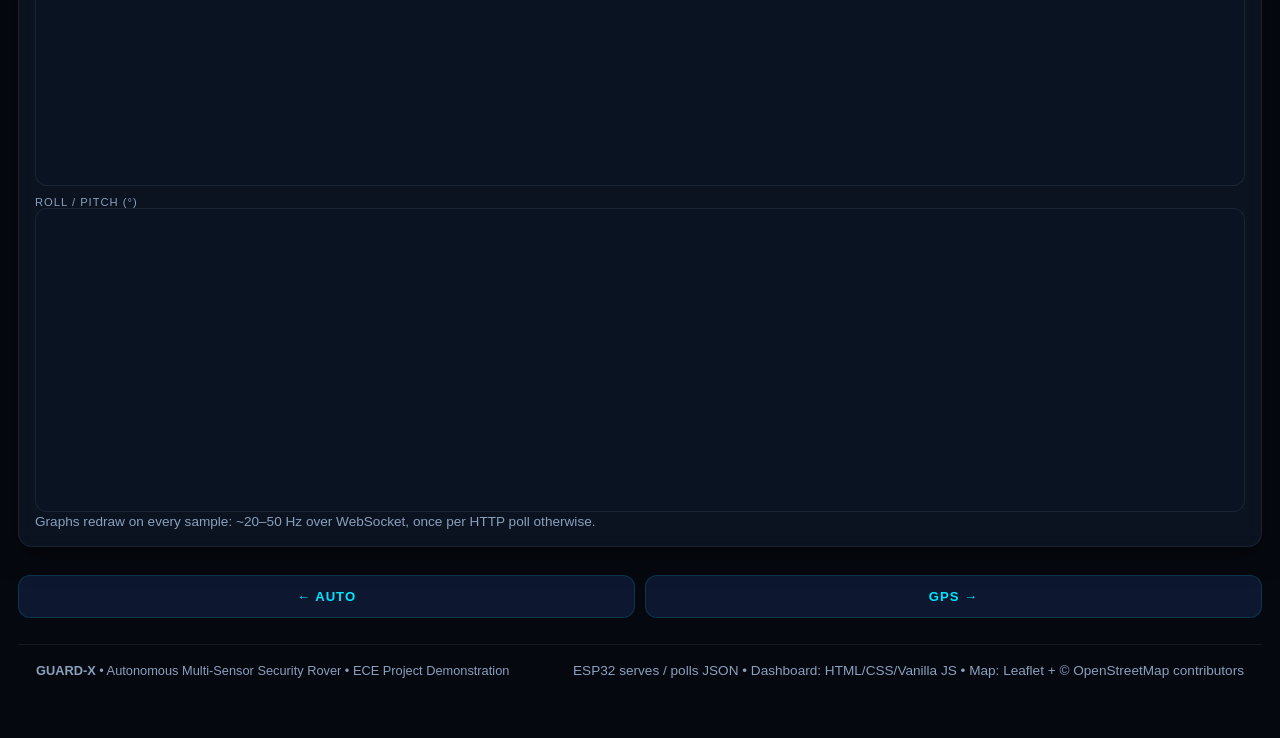
<file: imu.html>
<!DOCTYPE html>
<html lang="en">
<head>
<meta charset="UTF-8" />
<meta name="viewport" content="width=device-width, initial-scale=1.0" />
<title>GUARD-X | IMU &amp; Telemetry</title>
<meta name="description" content="GUARD-X MPU6050 motion, live 3D orientation, graphs and tilt safety." />
<link rel="stylesheet" href="css/style.css?v=20260914" />
<link rel="icon" href="data:image/svg+xml,<svg xmlns='http://www.w3.org/2000/svg' viewBox='0 0 100 100'><text y='.9em' font-size='90'>🤖</text></svg>" />
</head>
<body data-page="imu">
<div class="bg-grid" aria-hidden="true"></div>
<div class="bg-glow" aria-hidden="true"></div>

<header class="topbar">
  <div class="topbar-inner">
    <div class="brand">
      <div class="brand-mark" aria-hidden="true">
        <svg viewBox="0 0 48 48" width="40" height="40">
          <rect x="6" y="14" width="36" height="20" rx="5" fill="none" stroke="#00e5ff" stroke-width="2.5"/>
          <circle cx="14" cy="38" r="4" fill="#0a1626" stroke="#00e5ff" stroke-width="2"/>
          <circle cx="34" cy="38" r="4" fill="#0a1626" stroke="#00e5ff" stroke-width="2"/>
          <circle cx="24" cy="24" r="5" fill="none" stroke="#00ff88" stroke-width="2"/>
          <circle cx="24" cy="24" r="1.8" fill="#00ff88"/>
          <path d="M24 6v8M14 10l4 5M34 10l-4 5" stroke="#00e5ff" stroke-width="2" stroke-linecap="round"/>
        </svg>
      </div>
      <div>
        <div class="brand-name">GUARD<span>-X</span></div>
        <div class="brand-sub">AUTONOMOUS SECURITY ROVER</div>
      </div>
    </div>
    <nav class="topnav" aria-label="Pages">
      <button class="navdrop-btn" id="navdrop-btn" aria-haspopup="true" aria-expanded="false">☰ PAGES ▾</button>
      <div class="navdrop-menu" id="navdrop-menu">
        <a href="index.html">🏠 Home</a>
        <a href="control.html">🎮 Control</a>
        <a href="autonomous.html">🧭 Auto</a>
        <a href="imu.html" class="active">📐 IMU</a>
        <a href="gps.html">🛰 GPS</a>
        <a href="keys.html">🔑 Keys/AI</a>
        <a href="security.html">🛡 Security</a>
        <a href="system.html">⚙ System</a>
        <a href="about.html">ℹ About</a>
      </div>
    </nav>
    <div class="topbar-status">
      <div class="conn-pill offline" id="conn-pill" title="ESP32 connection state">
        <span class="dot" id="conn-dot"></span>
        <span id="conn-text">🔴 OFFLINE</span>
      </div>
      <div class="mode-badge" id="mode-badge">MANUAL</div>
      <label class="demo-switch" title="Simulate sensors when ESP32 is not reachable">
        <input type="checkbox" id="demo-toggle" checked />
        <span class="switch"></span>
        <span class="demo-label">DEMO</span>
      </label>
      <button class="estop-mini js-estop" title="Emergency stop (SPACE)">⛔ STOP</button>
    </div>
  </div>
  <div class="topbar-sub">
    <div class="sub-item">ESP32 IP: <code id="header-ip">192.168.4.1</code></div>
    <div class="sub-item">Wi-Fi: <span id="wifi-bars" class="wifi" aria-label="Wi-Fi signal">▂▄▆</span> <span id="wifi-text">--</span></div>
    <div class="sub-item">MODE: <span id="header-mode">MANUAL</span></div>
    <div class="sub-item demo-note hidden" id="demo-banner-top">DEMO MODE — SIMULATED DATA</div>
  </div>
</header>

<main>
<section id="imu" class="section">
  <div class="section-head">
    <h2><span class="h-num">04</span> IMU &amp; LIVE TELEMETRY</h2>
    <p>MPU6050 motion • 3D orientation • graphs • tilt safety — <span id="transport-badge" class="badge warn">DEMO</span> <span class="muted">rate: <span id="sample-rate">—</span></span></p>
  </div>

  <div class="grid grid-2">
    <div class="panel">
      <div class="panel-title"><span class="pulse green"></span> SENSOR LINK STATUS</div>
      <div class="srow"><span>🟢 ESP32</span><strong class="api-conn off" id="fs-esp"><i></i>OFFLINE</strong></div>
      <div class="srow"><span>🧭 MPU6050</span><strong class="api-conn off" id="fs-mpu"><i></i>NO DATA</strong></div>
      <div class="srow"><span>🛰 GPS</span><strong class="api-conn off" id="fs-gps"><i></i>SEARCHING</strong></div>
      <div class="srow"><span>🌡 DHT11</span><strong class="api-conn off" id="fs-dht"><i></i>NO DATA</strong></div>
      <div class="ip-row">
        <button id="btn-ws" class="btn btn-primary">⚡ CONNECT WS STREAM</button>
      </div>
      <small class="muted">WebSocket <code>ws://&lt;esp-ip&gt;:81/</code> pushes 20–50 Hz. If it fails, HTTP poll continues automatically. Roll/pitch fall back to accelerometer tilt when fusion values are absent.</small>
    </div>

    <div class="panel">
      <div class="panel-title">🚗 3D ROVER — LIVE TILT <span class="tag">MPU6050</span></div>
      <div class="showroom" id="showroom">
        <div class="floor" aria-hidden="true"></div>
        <div class="scan" aria-hidden="true"></div>
        <div class="car-tilt" id="carTilt">
          <div class="car3d" id="cube3d">
            <!-- chassis -->
            <div class="cub chassis" style="--w:170px;--h:30px;--d:86px;--place:translateY(12px)">
              <div class="f f-top">GUARD-X</div><div class="f f-bottom"></div>
              <div class="f f-front">▲</div><div class="f f-back"></div>
              <div class="f f-left"></div><div class="f f-right"></div>
            </div>
            <!-- glass cabin -->
            <div class="cub glass" style="--w:92px;--h:26px;--d:62px;--place:translate(-6px,-16px,0)">
              <div class="f f-top"></div><div class="f f-bottom"></div>
              <div class="f f-front"></div><div class="f f-back"></div>
              <div class="f f-left"></div><div class="f f-right"></div>
            </div>
            <!-- wheels -->
            <div class="cub wheel" style="--w:30px;--h:34px;--d:16px;--place:translate(-58px,30px,35px)">
              <div class="f f-top"></div><div class="f f-bottom"></div>
              <div class="f f-front"></div><div class="f f-back"></div>
              <div class="f f-left"></div><div class="f f-right"></div>
            </div>
            <div class="cub wheel" style="--w:30px;--h:34px;--d:16px;--place:translate(58px,30px,35px)">
              <div class="f f-top"></div><div class="f f-bottom"></div>
              <div class="f f-front"></div><div class="f f-back"></div>
              <div class="f f-left"></div><div class="f f-right"></div>
            </div>
            <div class="cub wheel" style="--w:30px;--h:34px;--d:16px;--place:translate(-58px,30px,-35px)">
              <div class="f f-top"></div><div class="f f-bottom"></div>
              <div class="f f-front"></div><div class="f f-back"></div>
              <div class="f f-left"></div><div class="f f-right"></div>
            </div>
            <div class="cub wheel" style="--w:30px;--h:34px;--d:16px;--place:translate(58px,30px,-35px)">
              <div class="f f-top"></div><div class="f f-bottom"></div>
              <div class="f f-front"></div><div class="f f-back"></div>
              <div class="f f-left"></div><div class="f f-right"></div>
            </div>
            <!-- sensor mast + dish -->
            <div class="cub mast" style="--w:8px;--h:44px;--d:8px;--place:translate(58px,-40px,-18px)">
              <div class="f f-top"></div><div class="f f-bottom"></div>
              <div class="f f-front"></div><div class="f f-back"></div>
              <div class="f f-left"></div><div class="f f-right"></div>
            </div>
            <div class="cub dish" style="--w:30px;--h:6px;--d:30px;--place:translate(58px,-65px,-18px)">
              <div class="f f-top"></div><div class="f f-bottom"></div>
              <div class="f f-front"></div><div class="f f-back"></div>
              <div class="f f-left"></div><div class="f f-right"></div>
            </div>
            <!-- LED light bar + headlight beams -->
            <div class="cub glowbar" style="--w:120px;--h:8px;--d:6px;--place:translate(0,16px,44px)">
              <div class="f f-top"></div><div class="f f-bottom"></div>
              <div class="f f-front"></div><div class="f f-back"></div>
              <div class="f f-left"></div><div class="f f-right"></div>
            </div>
            <div class="beam" style="--bx:-38px"></div>
            <div class="beam" style="--bx:38px"></div>
            <div class="underglow"></div>
          </div>
        </div>
        <div class="car-shadow" id="carShadow" aria-hidden="true"></div>
      </div>
      <div class="rpy">
        <div><span>↻ ROLL</span><strong id="roll-val">—</strong></div>
        <div><span>↕ PITCH</span><strong id="pitch-val">—</strong></div>
        <div><span>⟳ YAW</span><strong id="yaw-val">—</strong></div>
      </div>
    </div>
  </div>

  <div class="grid grid-2" style="margin-top:14px">
    <div class="panel">
      <div class="panel-title">🧭 MPU6050 READINGS</div>
      <div class="mpu-head">ACCELEROMETER <span class="tag">g</span></div>
      <div class="gps-rows">
        <div><span>ACCEL X</span><strong id="iax">—</strong></div>
        <div><span>ACCEL Y</span><strong id="iay">—</strong></div>
        <div><span>ACCEL Z</span><strong id="iaz">—</strong></div>
      </div>
      <div class="mpu-head">GYROSCOPE <span class="tag">°/s</span></div>
      <div class="gps-rows">
        <div><span>GYRO X</span><strong id="igx">—</strong></div>
        <div><span>GYRO Y</span><strong id="igy">—</strong></div>
        <div><span>GYRO Z</span><strong id="igz">—</strong></div>
      </div>
      <div class="srow"><span>MPU temperature</span><strong id="mpu-temp-val">--</strong></div>
    </div>

    <div class="panel">
      <div class="panel-title danger">⚠️ TILT &amp; CRASH SAFETY</div>
      <div class="decision" id="tilt-state">✅ LEVEL</div>
      <div class="srow"><span>Combined tilt</span><strong id="tilt-val">—</strong></div>
      <label class="lbl">MOTOR SAFETY <span id="motor-safety-val">100%</span></label>
      <div class="bar"><div class="bar-fill batt" id="motor-safety-bar" style="width:100%"></div></div>
      <ul class="auto-logic">
        <li>tilt ≥ 25° → <b>HIGH TILT</b>, motors limited to 50%</li>
        <li>tilt ≥ 45° → <b>ROLLOVER RISK</b>, automatic <code>/stop</code> on live link</li>
        <li>impact &gt; 2.5g → <b>CRASH DETECTED</b> event</li>
      </ul>
    </div>
  </div>

  <div class="panel" style="margin-top:14px">
    <div class="panel-title">📊 LIVE TELEMETRY GRAPHS <span class="tag">120 samples</span></div>
    <div class="mpu-head">ACCELEROMETER XYZ (g)</div>
    <canvas class="graph" id="graph-accel" width="600" height="150"></canvas>
    <div class="mpu-head" style="margin-top:10px">GYROSCOPE XYZ (°/s)</div>
    <canvas class="graph" id="graph-gyro" width="600" height="150"></canvas>
    <div class="mpu-head" style="margin-top:10px">ROLL / PITCH (°)</div>
    <canvas class="graph" id="graph-tilt" width="600" height="150"></canvas>
    <small class="muted">Graphs redraw on every sample: ~20–50 Hz over WebSocket, once per HTTP poll otherwise.</small>
  </div>
</section>

<div class="pager">
  <a href="autonomous.html">← AUTO</a>
  <a href="gps.html">GPS →</a>
</div>

<footer class="footer">
  <div><strong>GUARD-X</strong> • Autonomous Multi-Sensor Security Rover • ECE Project Demonstration</div>
  <div class="muted">ESP32 serves / polls JSON • Dashboard: HTML/CSS/Vanilla JS • Map: Leaflet + © OpenStreetMap contributors</div>
</footer>
</main>

<nav class="bottom-nav" aria-label="Pages">
  <div class="bottom-nav-inner">
    <a class="bnav-item" href="index.html"><span class="ico">🏠</span>HOME</a>
    <a class="bnav-item" href="control.html"><span class="ico">🎮</span>CONTROL</a>
    <a class="bnav-item" href="autonomous.html"><span class="ico">🧭</span>AUTO</a>
    <a class="bnav-item active" href="imu.html"><span class="ico">📐</span>IMU</a>
    <a class="bnav-item" href="gps.html"><span class="ico">🛰</span>GPS</a>
    <a class="bnav-item" href="keys.html"><span class="ico">🔑</span>KEYS</a>
    <a class="bnav-item" href="security.html"><span class="ico">🛡</span>SECURE</a>
    <a class="bnav-item" href="system.html"><span class="ico">⚙</span>SYSTEM</a>
    <a class="bnav-item" href="about.html"><span class="ico">ℹ</span>ABOUT</a>
  </div>
</nav>

<div id="toast-wrap" aria-live="polite"></div>

<script src="js/api.js?v=20260915"></script>
<script src="js/dashboard.js?v=20260914"></script>
<script src="js/app.js?v=20260915"></script>
</body>
</html>
</file>
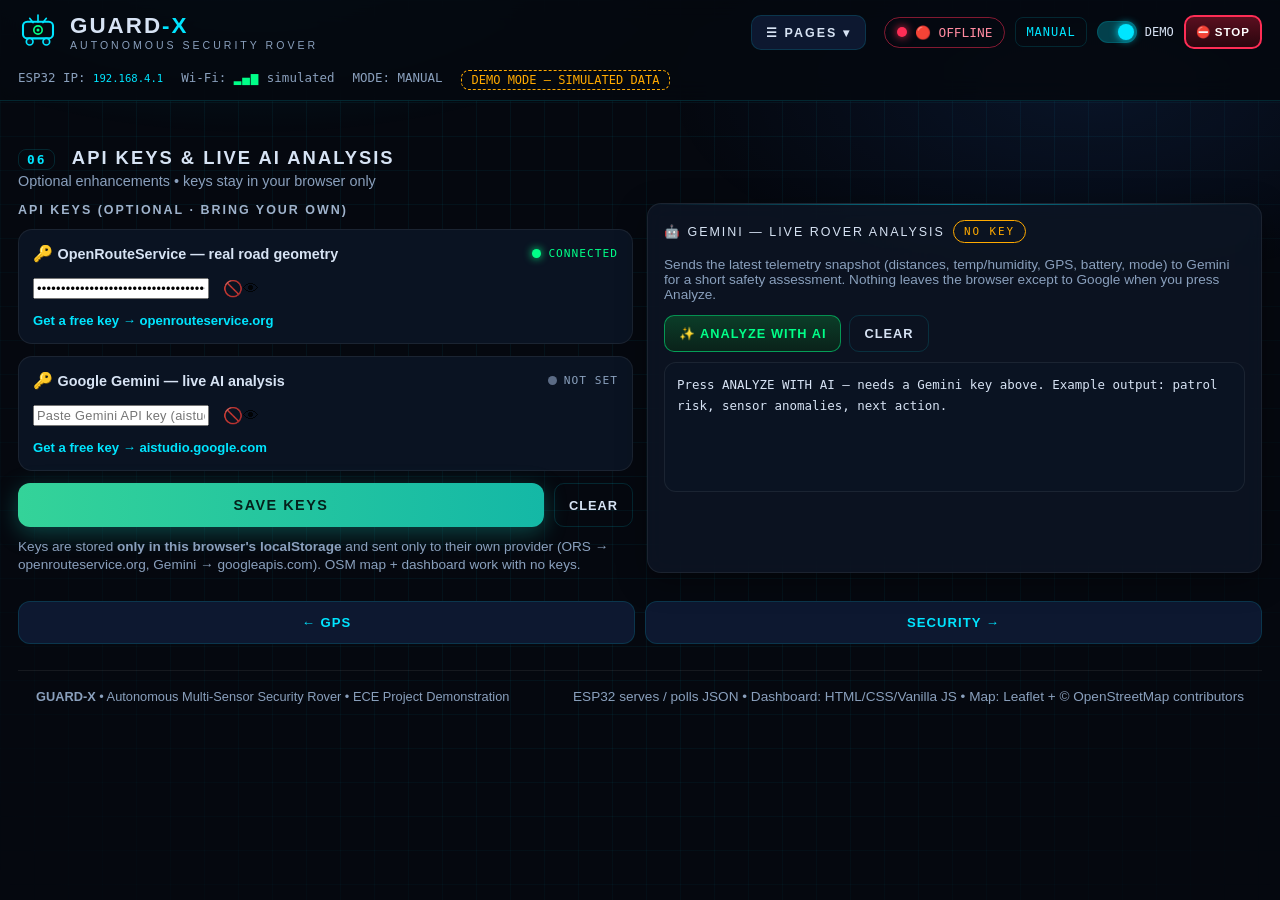
<file: keys.html>
<!DOCTYPE html>
<html lang="en">
<head>
<meta charset="UTF-8" />
<meta name="viewport" content="width=device-width, initial-scale=1.0" />
<title>GUARD-X | API Keys &amp; AI</title>
<meta name="description" content="GUARD-X optional API keys and Gemini live analysis." />
<link rel="stylesheet" href="css/style.css?v=20260914" />
<link rel="icon" href="data:image/svg+xml,<svg xmlns='http://www.w3.org/2000/svg' viewBox='0 0 100 100'><text y='.9em' font-size='90'>🤖</text></svg>" />
</head>
<body data-page="keys">
<div class="bg-grid" aria-hidden="true"></div>
<div class="bg-glow" aria-hidden="true"></div>

<header class="topbar">
  <div class="topbar-inner">
    <div class="brand">
      <div class="brand-mark" aria-hidden="true">
        <svg viewBox="0 0 48 48" width="40" height="40">
          <rect x="6" y="14" width="36" height="20" rx="5" fill="none" stroke="#00e5ff" stroke-width="2.5"/>
          <circle cx="14" cy="38" r="4" fill="#0a1626" stroke="#00e5ff" stroke-width="2"/>
          <circle cx="34" cy="38" r="4" fill="#0a1626" stroke="#00e5ff" stroke-width="2"/>
          <circle cx="24" cy="24" r="5" fill="none" stroke="#00ff88" stroke-width="2"/>
          <circle cx="24" cy="24" r="1.8" fill="#00ff88"/>
          <path d="M24 6v8M14 10l4 5M34 10l-4 5" stroke="#00e5ff" stroke-width="2" stroke-linecap="round"/>
        </svg>
      </div>
      <div>
        <div class="brand-name">GUARD<span>-X</span></div>
        <div class="brand-sub">AUTONOMOUS SECURITY ROVER</div>
      </div>
    </div>
    <nav class="topnav" aria-label="Pages">
      <button class="navdrop-btn" id="navdrop-btn" aria-haspopup="true" aria-expanded="false">☰ PAGES ▾</button>
      <div class="navdrop-menu" id="navdrop-menu">
        <a href="index.html">🏠 Home</a>
        <a href="control.html">🎮 Control</a>
        <a href="autonomous.html">🧭 Auto</a>
        <a href="imu.html">📐 IMU</a>
        <a href="gps.html">🛰 GPS</a>
        <a href="keys.html" class="active">🔑 Keys/AI</a>
        <a href="security.html">🛡 Security</a>
        <a href="system.html">⚙ System</a>
        <a href="about.html">ℹ About</a>
      </div>
    </nav>
    <div class="topbar-status">
      <div class="conn-pill offline" id="conn-pill" title="ESP32 connection state">
        <span class="dot" id="conn-dot"></span>
        <span id="conn-text">🔴 OFFLINE</span>
      </div>
      <div class="mode-badge" id="mode-badge">MANUAL</div>
      <label class="demo-switch" title="Simulate sensors when ESP32 is not reachable">
        <input type="checkbox" id="demo-toggle" checked />
        <span class="switch"></span>
        <span class="demo-label">DEMO</span>
      </label>
      <button class="estop-mini js-estop" title="Emergency stop (SPACE)">⛔ STOP</button>
    </div>
  </div>
  <div class="topbar-sub">
    <div class="sub-item">ESP32 IP: <code id="header-ip">192.168.4.1</code></div>
    <div class="sub-item">Wi-Fi: <span id="wifi-bars" class="wifi" aria-label="Wi-Fi signal">▂▄▆</span> <span id="wifi-text">--</span></div>
    <div class="sub-item">MODE: <span id="header-mode">MANUAL</span></div>
    <div class="sub-item demo-note hidden" id="demo-banner-top">DEMO MODE — SIMULATED DATA</div>
  </div>
</header>

<main>
<section id="integrations" class="section">
  <div class="section-head">
    <h2><span class="h-num">06</span> API KEYS &amp; LIVE AI ANALYSIS</h2>
    <p>Optional enhancements • keys stay in your browser only</p>
  </div>
  <div class="grid grid-2">
    <div class="apikeys">
      <div class="apikeys-title">API KEYS (OPTIONAL · BRING YOUR OWN)</div>

      <div class="api-card">
        <div class="api-head">
          <span>🔑 <strong>OpenRouteService — real road geometry</strong></span>
          <span class="api-conn" id="ors-status"><i></i>NOT SET</span>
        </div>
        <div class="api-input-row">
          <input id="ors-key" type="password" placeholder="eyJvcmMiOiI1YjNjZTM1OTc4NExMT…" autocomplete="off" spellcheck="false" />
          <button class="eye-btn" id="btn-toggle-ors" aria-label="Show/hide ORS key">🚫👁</button>
        </div>
        <a class="api-link" href="https://openrouteservice.org" target="_blank" rel="noopener">Get a free key → openrouteservice.org</a>
      </div>

      <div class="api-card">
        <div class="api-head">
          <span>🔑 <strong>Google Gemini — live AI analysis</strong></span>
          <span class="api-conn" id="gemini-status"><i></i>NOT SET</span>
        </div>
        <div class="api-input-row">
          <input id="gemini-key" type="password" placeholder="Paste Gemini API key (aistudio.google.com)" autocomplete="off" spellcheck="false" />
          <button class="eye-btn" id="btn-toggle-gemini" aria-label="Show/hide Gemini key">🚫👁</button>
        </div>
        <a class="api-link" href="https://aistudio.google.com" target="_blank" rel="noopener">Get a free key → aistudio.google.com</a>
      </div>

      <div class="api-actions">
        <button id="btn-save-keys" class="save-keys">SAVE KEYS</button>
        <button id="btn-clear-keys" class="btn btn-ghost">CLEAR</button>
      </div>
      <small class="muted">Keys are stored <b>only in this browser's localStorage</b> and sent only to their own provider (ORS → openrouteservice.org, Gemini → googleapis.com). OSM map + dashboard work with no keys.</small>
    </div>

    <div class="panel ai-panel">
      <div class="panel-title">🤖 GEMINI — LIVE ROVER ANALYSIS <span class="badge warn" id="ai-status">NO KEY</span></div>
      <p class="muted">Sends the latest telemetry snapshot (distances, temp/humidity, GPS, battery, mode) to Gemini for a short safety assessment. Nothing leaves the browser except to Google when you press Analyze.</p>
      <div class="ai-btns">
        <button id="btn-ai-analyze" class="btn btn-success">✨ ANALYZE WITH AI</button>
        <button id="btn-ai-clear" class="btn btn-ghost">CLEAR</button>
      </div>
      <div class="ai-output" id="ai-output">Press ANALYZE WITH AI — needs a Gemini key above. Example output: patrol risk, sensor anomalies, next action.</div>
    </div>
  </div>
</section>

<div class="pager">
  <a href="gps.html">← GPS</a>
  <a href="security.html">SECURITY →</a>
</div>

<footer class="footer">
  <div><strong>GUARD-X</strong> • Autonomous Multi-Sensor Security Rover • ECE Project Demonstration</div>
  <div class="muted">ESP32 serves / polls JSON • Dashboard: HTML/CSS/Vanilla JS • Map: Leaflet + © OpenStreetMap contributors</div>
</footer>
</main>

<nav class="bottom-nav" aria-label="Pages">
  <div class="bottom-nav-inner">
    <a class="bnav-item" href="index.html"><span class="ico">🏠</span>HOME</a>
    <a class="bnav-item" href="control.html"><span class="ico">🎮</span>CONTROL</a>
    <a class="bnav-item" href="autonomous.html"><span class="ico">🧭</span>AUTO</a>
    <a class="bnav-item" href="imu.html"><span class="ico">📐</span>IMU</a>
    <a class="bnav-item" href="gps.html"><span class="ico">🛰</span>GPS</a>
    <a class="bnav-item active" href="keys.html"><span class="ico">🔑</span>KEYS</a>
    <a class="bnav-item" href="security.html"><span class="ico">🛡</span>SECURE</a>
    <a class="bnav-item" href="system.html"><span class="ico">⚙</span>SYSTEM</a>
    <a class="bnav-item" href="about.html"><span class="ico">ℹ</span>ABOUT</a>
  </div>
</nav>

<div id="toast-wrap" aria-live="polite"></div>

<script src="js/api.js?v=20260915"></script>
<script src="js/dashboard.js?v=20260914"></script>
<script src="js/app.js?v=20260915"></script>
</body>
</html>
</file>
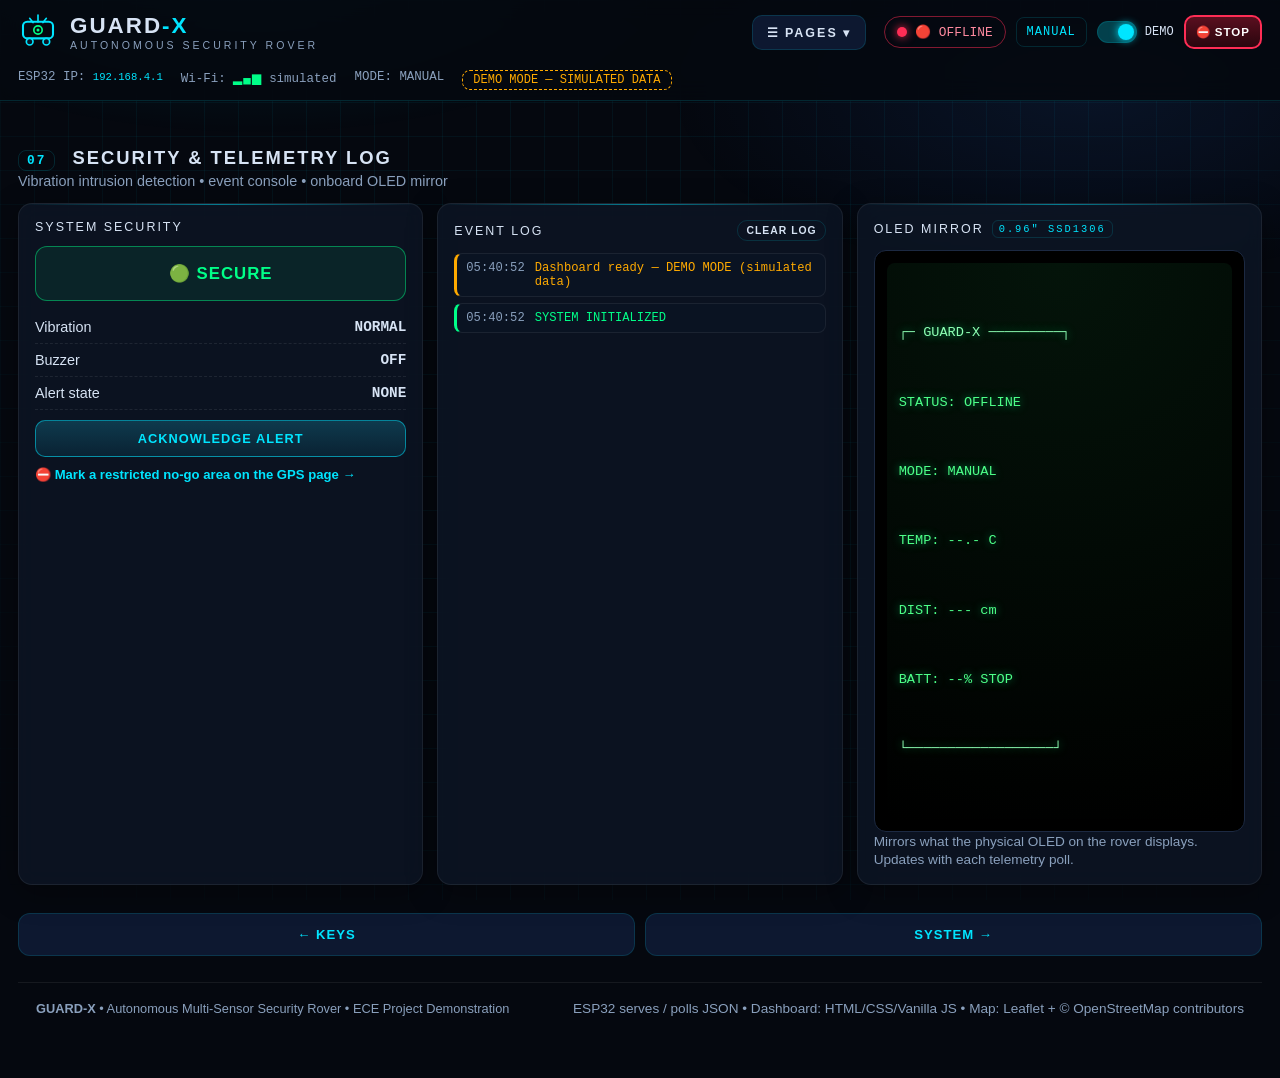
<file: security.html>
<!DOCTYPE html>
<html lang="en">
<head>
<meta charset="UTF-8" />
<meta name="viewport" content="width=device-width, initial-scale=1.0" />
<title>GUARD-X | Security &amp; Log</title>
<meta name="description" content="GUARD-X intrusion monitoring, event log and OLED mirror." />
<link rel="stylesheet" href="css/style.css?v=20260914" />
<link rel="icon" href="data:image/svg+xml,<svg xmlns='http://www.w3.org/2000/svg' viewBox='0 0 100 100'><text y='.9em' font-size='90'>🤖</text></svg>" />
</head>
<body data-page="security">
<div class="bg-grid" aria-hidden="true"></div>
<div class="bg-glow" aria-hidden="true"></div>

<header class="topbar">
  <div class="topbar-inner">
    <div class="brand">
      <div class="brand-mark" aria-hidden="true">
        <svg viewBox="0 0 48 48" width="40" height="40">
          <rect x="6" y="14" width="36" height="20" rx="5" fill="none" stroke="#00e5ff" stroke-width="2.5"/>
          <circle cx="14" cy="38" r="4" fill="#0a1626" stroke="#00e5ff" stroke-width="2"/>
          <circle cx="34" cy="38" r="4" fill="#0a1626" stroke="#00e5ff" stroke-width="2"/>
          <circle cx="24" cy="24" r="5" fill="none" stroke="#00ff88" stroke-width="2"/>
          <circle cx="24" cy="24" r="1.8" fill="#00ff88"/>
          <path d="M24 6v8M14 10l4 5M34 10l-4 5" stroke="#00e5ff" stroke-width="2" stroke-linecap="round"/>
        </svg>
      </div>
      <div>
        <div class="brand-name">GUARD<span>-X</span></div>
        <div class="brand-sub">AUTONOMOUS SECURITY ROVER</div>
      </div>
    </div>
    <nav class="topnav" aria-label="Pages">
      <button class="navdrop-btn" id="navdrop-btn" aria-haspopup="true" aria-expanded="false">☰ PAGES ▾</button>
      <div class="navdrop-menu" id="navdrop-menu">
        <a href="index.html">🏠 Home</a>
        <a href="control.html">🎮 Control</a>
        <a href="autonomous.html">🧭 Auto</a>
        <a href="imu.html">📐 IMU</a>
        <a href="gps.html">🛰 GPS</a>
        <a href="keys.html">🔑 Keys/AI</a>
        <a href="security.html" class="active">🛡 Security</a>
        <a href="system.html">⚙ System</a>
        <a href="about.html">ℹ About</a>
      </div>
    </nav>
    <div class="topbar-status">
      <div class="conn-pill offline" id="conn-pill" title="ESP32 connection state">
        <span class="dot" id="conn-dot"></span>
        <span id="conn-text">🔴 OFFLINE</span>
      </div>
      <div class="mode-badge" id="mode-badge">MANUAL</div>
      <label class="demo-switch" title="Simulate sensors when ESP32 is not reachable">
        <input type="checkbox" id="demo-toggle" checked />
        <span class="switch"></span>
        <span class="demo-label">DEMO</span>
      </label>
      <button class="estop-mini js-estop" title="Emergency stop (SPACE)">⛔ STOP</button>
    </div>
  </div>
  <div class="topbar-sub">
    <div class="sub-item">ESP32 IP: <code id="header-ip">192.168.4.1</code></div>
    <div class="sub-item">Wi-Fi: <span id="wifi-bars" class="wifi" aria-label="Wi-Fi signal">▂▄▆</span> <span id="wifi-text">--</span></div>
    <div class="sub-item">MODE: <span id="header-mode">MANUAL</span></div>
    <div class="sub-item demo-note hidden" id="demo-banner-top">DEMO MODE — SIMULATED DATA</div>
  </div>
</header>

<main>
<section id="security" class="section">
  <div class="section-head">
    <h2><span class="h-num">07</span> SECURITY &amp; TELEMETRY LOG</h2>
    <p>Vibration intrusion detection • event console • onboard OLED mirror</p>
  </div>
  <div class="grid grid-3">
    <div class="panel security-panel" id="security-panel">
      <div class="panel-title">SYSTEM SECURITY</div>
      <div class="secure-badge ok" id="secure-badge">🟢 SECURE</div>
      <div class="srow"><span>Vibration</span><strong id="sec-vib">NORMAL</strong></div>
      <div class="srow"><span>Buzzer</span><strong id="sec-buzzer">OFF</strong></div>
      <div class="srow"><span>Alert state</span><strong id="sec-alert">NONE</strong></div>
      <div class="alert-msg hidden" id="alert-msg">🔴 INTRUSION DETECTED — vibration threshold exceeded. Rover halted, buzzer ON.</div>
      <button id="btn-ack" class="btn btn-primary btn-block" disabled>ACKNOWLEDGE ALERT</button>
      <a class="api-link" href="gps.html#fence" style="display:inline-block;margin-top:10px">⛔ Mark a restricted no-go area on the GPS page →</a>
    </div>

    <div class="panel log-panel">
      <div class="panel-title">EVENT LOG <button id="btn-clear-log" class="btn btn-ghost btn-xs">CLEAR LOG</button></div>
      <ul id="event-log" aria-live="polite"></ul>
    </div>

    <div class="panel oled-panel">
      <div class="panel-title">OLED MIRROR <span class="tag">0.96" SSD1306</span></div>
      <div class="oled">
        <div class="oled-screen">
          <div class="oled-head">┌─ GUARD-X ─────────┐</div>
          <div>STATUS: <span id="oled-status">OFFLINE</span></div>
          <div>MODE: <span id="oled-mode">MANUAL</span></div>
          <div>TEMP: <span id="oled-temp">--.-</span> C</div>
          <div>DIST: <span id="oled-dist">---</span> cm</div>
          <div>BATT: <span id="oled-batt">--</span>% <span id="oled-dir">STOP</span></div>
          <div class="oled-head">└──────────────────┘</div>
        </div>
      </div>
      <small class="muted">Mirrors what the physical OLED on the rover displays. Updates with each telemetry poll.</small>
    </div>
  </div>
</section>

<div class="pager">
  <a href="keys.html">← KEYS</a>
  <a href="system.html">SYSTEM →</a>
</div>

<footer class="footer">
  <div><strong>GUARD-X</strong> • Autonomous Multi-Sensor Security Rover • ECE Project Demonstration</div>
  <div class="muted">ESP32 serves / polls JSON • Dashboard: HTML/CSS/Vanilla JS • Map: Leaflet + © OpenStreetMap contributors</div>
</footer>
</main>

<nav class="bottom-nav" aria-label="Pages">
  <div class="bottom-nav-inner">
    <a class="bnav-item" href="index.html"><span class="ico">🏠</span>HOME</a>
    <a class="bnav-item" href="control.html"><span class="ico">🎮</span>CONTROL</a>
    <a class="bnav-item" href="autonomous.html"><span class="ico">🧭</span>AUTO</a>
    <a class="bnav-item" href="imu.html"><span class="ico">📐</span>IMU</a>
    <a class="bnav-item" href="gps.html"><span class="ico">🛰</span>GPS</a>
    <a class="bnav-item" href="keys.html"><span class="ico">🔑</span>KEYS</a>
    <a class="bnav-item active" href="security.html"><span class="ico">🛡</span>SECURE</a>
    <a class="bnav-item" href="system.html"><span class="ico">⚙</span>SYSTEM</a>
    <a class="bnav-item" href="about.html"><span class="ico">ℹ</span>ABOUT</a>
  </div>
</nav>

<div id="toast-wrap" aria-live="polite"></div>

<script src="js/api.js?v=20260915"></script>
<script src="js/dashboard.js?v=20260914"></script>
<script src="js/app.js?v=20260915"></script>
</body>
</html>
</file>
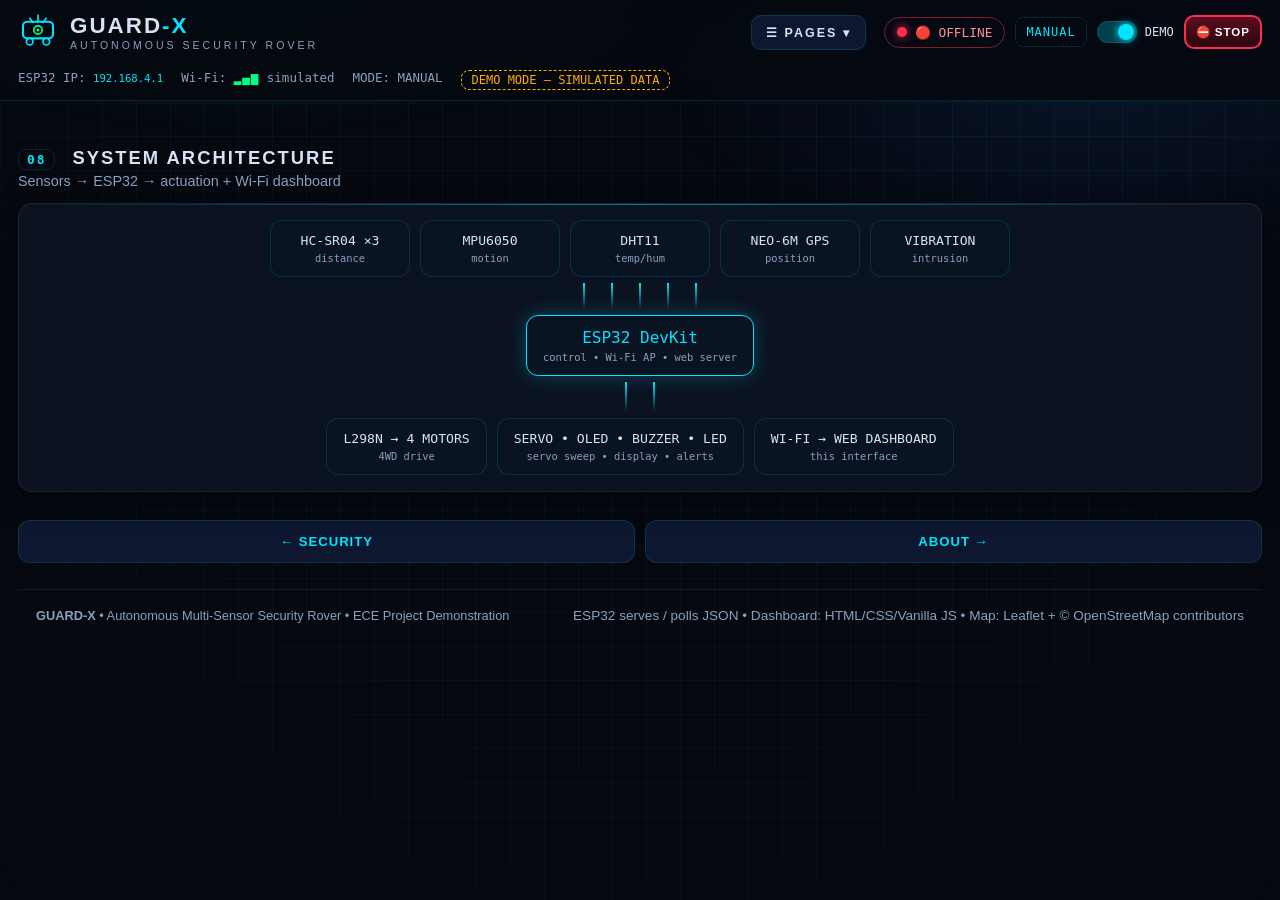
<file: system.html>
<!DOCTYPE html>
<html lang="en">
<head>
<meta charset="UTF-8" />
<meta name="viewport" content="width=device-width, initial-scale=1.0" />
<title>GUARD-X | System Architecture</title>
<meta name="description" content="GUARD-X system architecture: sensors to ESP32 to dashboard." />
<link rel="stylesheet" href="css/style.css?v=20260914" />
<link rel="icon" href="data:image/svg+xml,<svg xmlns='http://www.w3.org/2000/svg' viewBox='0 0 100 100'><text y='.9em' font-size='90'>🤖</text></svg>" />
</head>
<body data-page="system">
<div class="bg-grid" aria-hidden="true"></div>
<div class="bg-glow" aria-hidden="true"></div>

<header class="topbar">
  <div class="topbar-inner">
    <div class="brand">
      <div class="brand-mark" aria-hidden="true">
        <svg viewBox="0 0 48 48" width="40" height="40">
          <rect x="6" y="14" width="36" height="20" rx="5" fill="none" stroke="#00e5ff" stroke-width="2.5"/>
          <circle cx="14" cy="38" r="4" fill="#0a1626" stroke="#00e5ff" stroke-width="2"/>
          <circle cx="34" cy="38" r="4" fill="#0a1626" stroke="#00e5ff" stroke-width="2"/>
          <circle cx="24" cy="24" r="5" fill="none" stroke="#00ff88" stroke-width="2"/>
          <circle cx="24" cy="24" r="1.8" fill="#00ff88"/>
          <path d="M24 6v8M14 10l4 5M34 10l-4 5" stroke="#00e5ff" stroke-width="2" stroke-linecap="round"/>
        </svg>
      </div>
      <div>
        <div class="brand-name">GUARD<span>-X</span></div>
        <div class="brand-sub">AUTONOMOUS SECURITY ROVER</div>
      </div>
    </div>
    <nav class="topnav" aria-label="Pages">
      <button class="navdrop-btn" id="navdrop-btn" aria-haspopup="true" aria-expanded="false">☰ PAGES ▾</button>
      <div class="navdrop-menu" id="navdrop-menu">
        <a href="index.html">🏠 Home</a>
        <a href="control.html">🎮 Control</a>
        <a href="autonomous.html">🧭 Auto</a>
        <a href="imu.html">📐 IMU</a>
        <a href="gps.html">🛰 GPS</a>
        <a href="keys.html">🔑 Keys/AI</a>
        <a href="security.html">🛡 Security</a>
        <a href="system.html" class="active">⚙ System</a>
        <a href="about.html">ℹ About</a>
      </div>
    </nav>
    <div class="topbar-status">
      <div class="conn-pill offline" id="conn-pill" title="ESP32 connection state">
        <span class="dot" id="conn-dot"></span>
        <span id="conn-text">🔴 OFFLINE</span>
      </div>
      <div class="mode-badge" id="mode-badge">MANUAL</div>
      <label class="demo-switch" title="Simulate sensors when ESP32 is not reachable">
        <input type="checkbox" id="demo-toggle" checked />
        <span class="switch"></span>
        <span class="demo-label">DEMO</span>
      </label>
      <button class="estop-mini js-estop" title="Emergency stop (SPACE)">⛔ STOP</button>
    </div>
  </div>
  <div class="topbar-sub">
    <div class="sub-item">ESP32 IP: <code id="header-ip">192.168.4.1</code></div>
    <div class="sub-item">Wi-Fi: <span id="wifi-bars" class="wifi" aria-label="Wi-Fi signal">▂▄▆</span> <span id="wifi-text">--</span></div>
    <div class="sub-item">MODE: <span id="header-mode">MANUAL</span></div>
    <div class="sub-item demo-note hidden" id="demo-banner-top">DEMO MODE — SIMULATED DATA</div>
  </div>
</header>

<main>
<section id="architecture" class="section">
  <div class="section-head">
    <h2><span class="h-num">08</span> SYSTEM ARCHITECTURE</h2>
    <p>Sensors → ESP32 → actuation + Wi-Fi dashboard</p>
  </div>
  <div class="panel arch-panel">
    <div class="arch">
      <div class="arch-layer sensors">
        <div class="node">HC-SR04 ×3<span>distance</span></div>
        <div class="node">MPU6050<span>motion</span></div>
        <div class="node">DHT11<span>temp/hum</span></div>
        <div class="node">NEO-6M GPS<span>position</span></div>
        <div class="node">VIBRATION<span>intrusion</span></div>
      </div>
      <div class="arch-link"><span></span><span></span><span></span><span></span><span></span></div>
      <div class="arch-layer"><div class="node brain">ESP32 DevKit<span>control • Wi-Fi AP • web server</span></div></div>
      <div class="arch-link split"><span></span><span></span></div>
      <div class="arch-layer out">
        <div class="node">L298N → 4 MOTORS<span>4WD drive</span></div>
        <div class="node">SERVO • OLED • BUZZER • LED<span>servo sweep • display • alerts</span></div>
        <div class="node">WI-FI → WEB DASHBOARD<span>this interface</span></div>
      </div>
    </div>
  </div>
</section>

<div class="pager">
  <a href="security.html">← SECURITY</a>
  <a href="about.html">ABOUT →</a>
</div>

<footer class="footer">
  <div><strong>GUARD-X</strong> • Autonomous Multi-Sensor Security Rover • ECE Project Demonstration</div>
  <div class="muted">ESP32 serves / polls JSON • Dashboard: HTML/CSS/Vanilla JS • Map: Leaflet + © OpenStreetMap contributors</div>
</footer>
</main>

<nav class="bottom-nav" aria-label="Pages">
  <div class="bottom-nav-inner">
    <a class="bnav-item" href="index.html"><span class="ico">🏠</span>HOME</a>
    <a class="bnav-item" href="control.html"><span class="ico">🎮</span>CONTROL</a>
    <a class="bnav-item" href="autonomous.html"><span class="ico">🧭</span>AUTO</a>
    <a class="bnav-item" href="imu.html"><span class="ico">📐</span>IMU</a>
    <a class="bnav-item" href="gps.html"><span class="ico">🛰</span>GPS</a>
    <a class="bnav-item" href="keys.html"><span class="ico">🔑</span>KEYS</a>
    <a class="bnav-item" href="security.html"><span class="ico">🛡</span>SECURE</a>
    <a class="bnav-item active" href="system.html"><span class="ico">⚙</span>SYSTEM</a>
    <a class="bnav-item" href="about.html"><span class="ico">ℹ</span>ABOUT</a>
  </div>
</nav>

<div id="toast-wrap" aria-live="polite"></div>

<script src="js/api.js?v=20260915"></script>
<script src="js/dashboard.js?v=20260914"></script>
<script src="js/app.js?v=20260915"></script>
</body>
</html>
</file>
<file: css/style.css>
/* GUARD-X — professional autonomous robotics command center
   Dark cyber-industrial • glass panels • cyan accent • NOT a gaming theme */
:root{
  --bg:#05080f; --bg2:#080d18; --panel:rgba(13,22,38,.78);
  --line:rgba(0,229,255,.14); --line2:rgba(255,255,255,.07);
  --cyan:#00e5ff; --blue:#2f7bff; --green:#00ff88; --orange:#ffaa00; --red:#ff2d55;
  --txt:#d7e3f4; --muted:#8aa0bd; --mono:ui-monospace,'JetBrains Mono','Cascadia Code',Consolas,monospace;
  --r:14px;
}
*{box-sizing:border-box}
html{scroll-behavior:smooth}
body{
  margin:0; background:var(--bg); color:var(--txt);
  font-family:'Segoe UI',Roboto,Inter,Arial,sans-serif; min-height:100vh;
}
.bg-grid{position:fixed;inset:0;z-index:-2;
  background-image:linear-gradient(rgba(0,229,255,.05) 1px,transparent 1px),
  linear-gradient(90deg,rgba(0,229,255,.05) 1px,transparent 1px);
  background-size:34px 34px;
  mask-image:radial-gradient(ellipse at 50% 0%,black 55%,transparent 100%);
}
.bg-glow{position:fixed;inset:0;z-index:-1;pointer-events:none;
  background:radial-gradient(700px 300px at 20% -5%,rgba(0,229,255,.12),transparent 60%),
  radial-gradient(700px 320px at 85% 10%,rgba(47,123,255,.10),transparent 60%);
}
code{font-family:var(--mono);font-size:.85em;color:var(--cyan)}
.muted{color:var(--muted);font-size:.85rem}
.hidden{display:none!important}

/* ---------- header ---------- */
.topbar{position:sticky;top:0;z-index:50;background:rgba(5,8,15,.88);backdrop-filter:blur(12px);border-bottom:1px solid var(--line)}
.topbar-inner{max-width:1280px;margin:0 auto;padding:10px 18px;display:flex;align-items:center;gap:18px;flex-wrap:wrap}
.brand{display:flex;align-items:center;gap:12px}
.brand-name{font-weight:800;letter-spacing:2px;font-size:1.4rem}
.brand-name span{color:var(--cyan)}
.brand-sub{font-size:.66rem;letter-spacing:3px;color:var(--muted)}
.topnav{display:flex;gap:12px;margin-left:auto;flex-wrap:wrap}
.topnav a{color:var(--muted);text-decoration:none;font-size:.8rem;letter-spacing:1px;text-transform:uppercase}
.topnav a:hover{color:var(--cyan)}
.topbar-status{display:flex;align-items:center;gap:10px}
.conn-pill{display:flex;align-items:center;gap:8px;padding:7px 12px;border-radius:999px;border:1px solid var(--line2);font-family:var(--mono);font-size:.8rem}
.conn-pill .dot{width:10px;height:10px;border-radius:50%;background:#666}
.conn-pill.online{border-color:rgba(0,255,136,.5);color:var(--green)}
.conn-pill.online .dot{background:var(--green);box-shadow:0 0 10px var(--green);animation:blink 1.6s infinite}
.conn-pill.offline{border-color:rgba(255,45,85,.5);color:#ff8ba0}
.conn-pill.offline .dot{background:var(--red);box-shadow:0 0 10px var(--red)}
@keyframes blink{50%{opacity:.4}}
.mode-badge{font-family:var(--mono);font-size:.75rem;letter-spacing:1px;padding:7px 10px;border:1px solid var(--line);border-radius:8px;color:var(--cyan)}
.demo-switch{display:flex;align-items:center;gap:8px;cursor:pointer;font-size:.75rem;font-family:var(--mono)}
.demo-switch input{display:none}
.demo-switch .switch{width:40px;height:22px;border-radius:999px;background:#1a2740;border:1px solid var(--line);position:relative;transition:.2s}
.demo-switch .switch::after{content:'';position:absolute;top:2px;left:2px;width:16px;height:16px;border-radius:50%;background:#5b6b85;transition:.2s}
.demo-switch input:checked+.switch{background:rgba(0,229,255,.25)}
.demo-switch input:checked+.switch::after{left:20px;background:var(--cyan);box-shadow:0 0 8px var(--cyan)}
.topbar-sub{max-width:1280px;margin:0 auto;padding:6px 18px 10px;display:flex;gap:18px;flex-wrap:wrap;font-family:var(--mono);font-size:.78rem;color:var(--muted)}
.demo-note,.demo-note-top{color:var(--orange);border:1px dashed var(--orange);padding:4px 10px;border-radius:8px;font-family:var(--mono);font-size:.75rem}
#demo-banner-top{color:var(--orange);border:1px dashed var(--orange);padding:2px 10px;border-radius:8px}
.wifi{color:var(--green);letter-spacing:1px}

/* ---------- layout ---------- */
main{max-width:1280px;margin:0 auto;padding:18px}
.conn-strip{display:flex;gap:22px;flex-wrap:wrap;align-items:flex-end;margin-bottom:6px}
.conn-field{min-width:260px;flex:1}
.conn-field label{font-size:.7rem;letter-spacing:2px;color:var(--muted)}
.ip-row{display:flex;gap:8px;margin-top:6px;flex-wrap:wrap}
input[type=text]{background:#0a1222;border:1px solid var(--line);color:var(--txt);border-radius:10px;padding:10px 12px;font-family:var(--mono);min-width:0;flex:1}
input[type=text]:focus{outline:none;border-color:var(--cyan);box-shadow:0 0 0 2px rgba(0,229,255,.2)}
.section{margin:28px 0}
.section-head h2{margin:0;font-size:1.15rem;letter-spacing:2px}
.h-num{color:var(--cyan);font-family:var(--mono);margin-right:10px;border:1px solid var(--line);padding:2px 8px;border-radius:8px;font-size:.8rem}
.section-head p{margin:4px 0 14px;color:var(--muted);font-size:.9rem}
.panel{background:var(--panel);border:1px solid var(--line2);border-radius:var(--r);padding:16px;backdrop-filter:blur(10px);box-shadow:0 8px 30px rgba(0,0,0,.35);position:relative;overflow:hidden}
.panel::before{content:'';position:absolute;top:0;left:0;right:0;height:1px;background:linear-gradient(90deg,transparent,var(--cyan),transparent);opacity:.5}
.panel-title{font-size:.78rem;letter-spacing:2px;color:var(--txt);margin-bottom:12px;display:flex;align-items:center;gap:8px;flex-wrap:wrap}
.panel-title.danger{color:#ff8ba0}
.tag{font-family:var(--mono);font-size:.65rem;color:var(--cyan);border:1px solid var(--line);border-radius:6px;padding:2px 6px}
.pulse{width:9px;height:9px;border-radius:50%;background:var(--green);box-shadow:0 0 8px var(--green);animation:blink 1.4s infinite}
.pulse.cyan{background:var(--cyan);box-shadow:0 0 8px var(--cyan)}
.pulse.green{background:var(--green);box-shadow:0 0 8px var(--green)}
.grid{display:grid;gap:14px}
.grid-3{grid-template-columns:repeat(3,1fr)}
.grid-2{grid-template-columns:repeat(2,1fr)}
.grid-gps{grid-template-columns:340px 1fr}

/* ---------- status ---------- */
.status-rows .srow,.srow{display:flex;justify-content:space-between;padding:8px 0;border-bottom:1px dashed rgba(255,255,255,.08);font-size:.9rem}
.srow strong{font-family:var(--mono)}
.ok{color:var(--green)} .bad{color:#ff8ba0} .warn{color:var(--orange)}
.lbl{font-size:.7rem;letter-spacing:2px;color:var(--muted);display:flex;justify-content:space-between;margin:12px 0 6px}
.bar{height:10px;background:#0a1322;border-radius:99px;border:1px solid var(--line2);overflow:hidden}
.bar.small{height:8px}
.bar-fill{height:100%;border-radius:99px;background:linear-gradient(90deg,var(--blue),var(--cyan));transition:width .5s}
.bar-fill.batt{background:linear-gradient(90deg,#00b36b,var(--green))}
.bar-fill.speed{background:linear-gradient(90deg,var(--blue),var(--cyan))}
.bar-fill.accel{background:linear-gradient(90deg,#7a5cff,var(--cyan))}
.bar-fill.low{background:linear-gradient(90deg,#b3002d,var(--red))!important}
.sys-line{margin-top:10px;font-family:var(--mono);font-size:.78rem;color:var(--muted)}

/* distances */
.dist-grid{display:grid;grid-template-columns:repeat(3,1fr);gap:10px}
.dist{background:#0a1322;border:1px solid var(--line2);border-radius:12px;padding:10px;text-align:center;transition:.25s}
.dist-label{font-size:.68rem;letter-spacing:2px;color:var(--muted)}
.dist-val{font-size:1.6rem;font-family:var(--mono);margin:4px 0}
.dist-val small{font-size:.8rem;color:var(--muted)}
.dist-state{font-size:.7rem;font-family:var(--mono);margin-top:6px;letter-spacing:1px}
.dist.safe{border-color:rgba(0,255,136,.4)} .dist.safe .dist-state{color:var(--green)}
.dist.caution{border-color:rgba(255,170,0,.55);box-shadow:0 0 14px rgba(255,170,0,.15)} .dist.caution .dist-state{color:var(--orange)}
.dist.danger{border-color:rgba(255,45,85,.6);box-shadow:0 0 16px rgba(255,45,85,.25);animation:dangerPulse 1s infinite} .dist.danger .dist-state{color:#ff8ba0}
@keyframes dangerPulse{50%{box-shadow:0 0 26px rgba(255,45,85,.5)}}
.env-grid{display:grid;grid-template-columns:repeat(4,1fr);gap:8px;margin-top:10px}
.env{background:#0a1322;border:1px solid var(--line2);border-radius:10px;padding:8px;text-align:center}
.env span{font-size:.62rem;letter-spacing:1px;color:var(--muted);display:block}
.env strong{font-family:var(--mono);font-size:.9rem}

/* mpu/gps */
.accel-row{display:grid;grid-template-columns:20px 1fr 60px;gap:8px;align-items:center;margin:8px 0;font-family:var(--mono)}
.mpu-head{font-size:.7rem;letter-spacing:1px;color:var(--muted)}
.gps-mini{display:grid;grid-template-columns:1fr 1fr;gap:8px;margin-top:12px}
.gps-mini div{background:#0a1322;border:1px solid var(--line2);border-radius:10px;padding:8px}
.gps-mini span{font-size:.62rem;color:var(--muted);letter-spacing:1px;display:block}
.gps-mini code,.gps-mini strong{font-size:.85rem}

/* ---------- buttons ---------- */
.btn{border:1px solid var(--line);background:#0d1830;color:var(--txt);border-radius:10px;padding:10px 14px;cursor:pointer;font-weight:600;letter-spacing:1px;font-size:.8rem;transition:.15s}
.btn:hover{border-color:var(--cyan);box-shadow:0 0 12px rgba(0,229,255,.25)}
.btn:active{transform:translateY(1px)}
.btn-primary{background:linear-gradient(180deg,#0e3a4d,#0a2233);border-color:rgba(0,229,255,.5);color:var(--cyan)}
.btn-success{background:linear-gradient(180deg,#0b3d28,#0a221a);border-color:rgba(0,255,136,.5);color:var(--green)}
.btn-danger{background:linear-gradient(180deg,#4d0e1e,#2a0a12);border-color:rgba(255,45,85,.6);color:#ffb3c1}
.btn-ghost{background:transparent}
.btn-block{width:100%;margin-top:10px}
.btn-xs{font-size:.65rem;padding:4px 8px;margin-left:auto}
.seg{display:flex;background:#0a1322;border:1px solid var(--line2);border-radius:12px;overflow:hidden}
.seg-btn{flex:1;padding:12px;border:0;background:transparent;color:var(--muted);font-weight:800;letter-spacing:2px;cursor:pointer}
.seg-btn.active{background:rgba(0,229,255,.15);color:var(--cyan)}
.kbd-hint{font-family:var(--mono);font-size:.75rem;color:var(--muted)}
kbd{background:#0a1322;border:1px solid var(--line);border-bottom-width:2px;border-radius:6px;padding:1px 7px;font-family:var(--mono);color:var(--cyan)}

/* dpad */
.dpad-wrap{display:grid;grid-template-columns:1fr 1fr;gap:16px;margin-top:14px}
.dpad{display:grid;grid-template-columns:repeat(3,84px);grid-template-rows:repeat(3,72px);gap:8px;justify-content:center}
.dbtn{border-radius:14px;border:1px solid var(--line);background:#0d1830;color:var(--txt);cursor:pointer;display:flex;flex-direction:column;align-items:center;justify-content:center;font-size:1.2rem;transition:.12s;user-select:none;-webkit-user-select:none;touch-action:none}
.dbtn small{font-size:.6rem;letter-spacing:1px;color:var(--muted)}
.dbtn:hover{border-color:var(--cyan)}
.dbtn.active,.dbtn:active{background:rgba(0,229,255,.25);border-color:var(--cyan)}
.dbtn.stop{background:rgba(255,170,0,.08)}
.drive-side input[type=range]{width:100%;accent-color:var(--cyan)}
.speed-num{font-family:var(--mono);font-size:1.6rem;color:var(--cyan)}
.speed-num small{color:var(--muted);font-size:.9rem}
.endpoints-hint{margin-top:10px;font-size:.72rem;color:var(--muted);font-family:var(--mono);line-height:1.6}
.safety-rows{margin-top:12px}
.emergency{width:100%;padding:22px;border-radius:16px;font-size:1.2rem;font-weight:900;letter-spacing:2px;background:linear-gradient(180deg,#5a0f1f,#2a060e);border:2px solid var(--red);color:#fff;cursor:pointer;box-shadow:0 0 24px rgba(255,45,85,.35)}
.emergency small{display:block;font-size:.68rem;letter-spacing:2px;color:#ffb3c1;margin-top:6px}
.emergency:hover{box-shadow:0 0 34px rgba(255,45,85,.6)}

/* autonomous */
.auto-btns{display:flex;gap:8px}
.decision-label{margin:14px 0 6px;font-size:.68rem;letter-spacing:2px;color:var(--muted)}
.decision{font-family:var(--mono);font-weight:800;letter-spacing:1px;text-align:center;padding:16px;border-radius:12px;background:#0a1322;border:1px solid rgba(0,255,136,.4);color:var(--green);font-size:1rem}
.decision.caution{border-color:rgba(255,170,0,.55);color:var(--orange)}
.decision.danger{border-color:rgba(255,45,85,.6);color:#ff8ba0;animation:dangerPulse 1s infinite}
.auto-logic{font-size:.8rem;color:var(--muted);line-height:1.7;padding-left:18px}
.surround{background:#0a1322;border:1px solid var(--line2);border-radius:12px;padding:12px;text-align:center}
.sur-top{border-bottom:1px dashed var(--line2);padding-bottom:10px}
.sur-mid{display:grid;grid-template-columns:1fr auto 1fr;gap:10px;align-items:center;margin-top:10px}
.sur-side strong,.sur-top strong{display:block;font-family:var(--mono);font-size:1.1rem}
.sur-rover{background:#0d1830;border:1px solid var(--line);border-radius:12px;padding:14px 18px;font-family:var(--mono);font-size:.75rem}
.sdot{display:inline-block;width:12px;height:12px;border-radius:50%;background:#555;margin-top:6px}
.sdot.safe{background:var(--green);box-shadow:0 0 10px var(--green)}
.sdot.caution{background:var(--orange);box-shadow:0 0 10px var(--orange)}
.sdot.danger{background:var(--red);box-shadow:0 0 10px var(--red)}

/* rover viz */
.rover-stage{position:relative;background:radial-gradient(circle at 50% 30%,#0d1a30,#070c16);border:1px solid var(--line2);border-radius:12px;padding:10px;text-align:center;overflow:hidden}
.fov{position:absolute;top:6px;width:70px;height:110px;opacity:.35;pointer-events:none;transition:.3s;clip-path:polygon(50% 100%,0 0,100% 0)}
.fov-front{left:50%;transform:translateX(-50%);background:linear-gradient(180deg,rgba(0,229,255,.6),transparent);animation:fovPulse 2s infinite}
.fov-left{left:18%;transform:rotate(-28deg);background:linear-gradient(180deg,rgba(0,255,136,.5),transparent)}
.fov-right{right:18%;transform:rotate(28deg);background:linear-gradient(180deg,rgba(0,255,136,.5),transparent)}
@keyframes fovPulse{50%{opacity:.6}}
.rover-svg{width:200px;height:auto;position:relative}
.chassis{fill:#101d33;stroke:var(--cyan);stroke-width:2}
.deck{fill:#0a1426;stroke:rgba(0,229,255,.4)}
.wheel{fill:#05080f;stroke:#5b6b85;stroke-width:2}
.wheel.spin{stroke:var(--cyan)}
.esp{fill:none;stroke:var(--green);stroke-width:2}
.gpsdot{fill:var(--cyan)}
.us{fill:none;stroke:var(--orange);stroke-width:2}
.oled-dot{fill:var(--green)}
.svg-txt{fill:var(--txt);font-size:10px;font-family:var(--mono)}
.svg-txt.small{font-size:8px} .svg-txt.dim{fill:var(--muted)}
#dir-arrow polygon{fill:var(--green)}
#dir-arrow.dir-left polygon{fill:var(--cyan);transform-origin:110px 130px;transform:rotate(-90deg)}
#dir-arrow.dir-right polygon{fill:var(--cyan);transform-origin:110px 130px;transform:rotate(90deg)}
#dir-arrow.dir-back polygon{fill:var(--orange);transform-origin:110px 130px;transform:rotate(180deg)}
#dir-arrow.dir-stop polygon{fill:#5b6b85}
.rover-dir{font-family:var(--mono);font-size:.8rem;margin-top:6px}

/* gps */
.gps-rows{display:grid;gap:8px;margin-bottom:12px}
.gps-rows div{background:#0a1322;border:1px solid var(--line2);border-radius:10px;padding:8px 10px;display:flex;justify-content:space-between;align-items:center}
.gps-rows span{font-size:.65rem;letter-spacing:1px;color:var(--muted)}
.badge{font-family:var(--mono);font-size:.68rem;padding:4px 10px;border-radius:99px;border:1px solid}
.badge.warn{color:var(--orange);border-color:var(--orange)}
.badge.ok{color:var(--green);border-color:var(--green)}
.gps-btns{display:flex;gap:8px;flex-wrap:wrap;align-items:center}
.follow{font-size:.75rem;color:var(--muted);font-family:var(--mono)}
.map-key{margin-top:14px;border-top:1px dashed var(--line2);padding-top:12px}
.map-key label{font-size:.65rem;letter-spacing:1px;color:var(--muted);display:block;margin:8px 0 4px}
.key-title{font-size:.72rem;letter-spacing:2px}
#gps-map{height:380px;border-radius:12px;border:1px solid var(--line2);background:#0a1322;z-index:1}
.map-foot{display:flex;justify-content:space-between;font-size:.72rem;color:var(--muted);font-family:var(--mono);margin-top:8px;flex-wrap:wrap;gap:6px}
.loc-search-row{display:flex;gap:8px;margin-bottom:4px}
.loc-search-row input{flex:1}
.loc-search-wrap{position:relative}
.suggest{position:absolute;top:100%;left:0;right:0;z-index:80;list-style:none;margin:4px 0 0;padding:6px;background:rgba(8,13,24,.97);border:1px solid var(--line);border-radius:12px;box-shadow:0 16px 40px rgba(0,0,0,.55);max-height:240px;overflow-y:auto}
.suggest li{padding:10px 12px;border-radius:9px;font-family:var(--mono);font-size:.76rem;cursor:pointer;color:var(--txt)}
.suggest li small{display:block;color:var(--muted);font-size:.68rem;margin-top:2px}
.suggest li:hover,.suggest li.sel{background:rgba(0,229,255,.14);color:var(--cyan)}
#loc-result{font-family:var(--mono);font-size:.75rem}
.leaflet-container{font-family:inherit}
.rover-marker{width:30px;height:30px;border-radius:50%;display:flex;align-items:center;justify-content:center;font-size:18px;background:#0a1426;border:2px solid var(--green);box-shadow:0 0 14px rgba(0,255,136,.6)}
.rover-marker.searching{border-color:var(--orange);box-shadow:0 0 14px rgba(255,170,0,.6)}

/* security / log / oled */
.secure-badge{text-align:center;font-weight:900;letter-spacing:1px;padding:16px;border-radius:12px;margin-bottom:10px;font-size:1.05rem}
.secure-badge.ok{background:rgba(0,255,136,.08);border:1px solid rgba(0,255,136,.45);color:var(--green)}
.secure-badge.alarm{background:rgba(255,45,85,.12);border:1px solid var(--red);color:#ffb3c1;animation:dangerPulse .8s infinite}
.alert-msg{margin:10px 0;padding:10px;border:1px solid var(--red);border-radius:10px;background:rgba(255,45,85,.1);font-size:.82rem}
body.alarm .topbar{border-bottom-color:var(--red)}
body.alarm .security-panel{border-color:var(--red);box-shadow:0 0 30px rgba(255,45,85,.35)}
#event-log{list-style:none;margin:0;padding:0;max-height:300px;overflow-y:auto;font-family:var(--mono);font-size:.76rem;display:flex;flex-direction:column;gap:6px}
#event-log li{background:#0a1322;border:1px solid var(--line2);border-left:3px solid var(--cyan);border-radius:8px;padding:7px 9px;display:flex;gap:10px}
#event-log li .t{color:var(--muted)}
#event-log li.warn{border-left-color:var(--orange)}
#event-log li.alarm{border-left-color:var(--red);color:#ffb3c1}
#event-log li.ok{border-left-color:var(--green)}
.oled{background:#000;border-radius:12px;padding:12px;border:1px solid #1c2942}
.oled-screen{font-family:var(--mono);color:#4dff88;font-size:.85rem;line-height:1.7;text-shadow:0 0 8px rgba(0,255,136,.6);background:radial-gradient(circle at 50% 0%,#04140a,#000);border-radius:8px;padding:12px;white-space:pre-wrap}
.oled-head{color:#8dffb3}

/* arch */
.arch{display:flex;flex-direction:column;align-items:center;gap:6px}
.arch-layer{display:flex;gap:10px;flex-wrap:wrap;justify-content:center}
.node{background:#0a1322;border:1px solid var(--line);border-radius:12px;padding:12px 16px;text-align:center;font-family:var(--mono);font-size:.82rem;min-width:140px}
.node span{display:block;font-size:.65rem;color:var(--muted);margin-top:4px}
.node.brain{border-color:var(--cyan);box-shadow:0 0 20px rgba(0,229,255,.25);font-size:1rem;color:var(--cyan)}
.arch-link{display:flex;gap:26px}
.arch-link span{width:2px;height:26px;background:linear-gradient(180deg,var(--cyan),transparent);display:block;animation:linkFlow 1.2s infinite}
.arch-link.split span{height:30px}
@keyframes linkFlow{50%{opacity:.3}}

/* about/hw */
.feat-grid{display:grid;grid-template-columns:1fr 1fr;gap:8px;margin-top:10px;font-size:.85rem}
.feat-grid div{background:#0a1322;border:1px solid var(--line2);border-radius:10px;padding:8px}
.app-tags{display:flex;flex-wrap:wrap;gap:8px;margin-top:10px}
.app-tags span{font-size:.72rem;font-family:var(--mono);border:1px solid var(--line);border-radius:99px;padding:5px 10px;color:var(--cyan)}
.hw-grid{display:grid;grid-template-columns:repeat(2,1fr);gap:8px}
.hw{background:#0a1322;border:1px solid var(--line2);border-radius:10px;padding:9px}
.hw strong{font-size:.78rem;display:block}
.hw small{color:var(--muted);font-size:.7rem;display:block;margin:3px 0}
.hw .st{font-family:var(--mono);font-size:.65rem;color:var(--green)}

.footer{max-width:1280px;margin:26px auto;padding:18px;color:var(--muted);font-size:.8rem;display:flex;justify-content:space-between;gap:10px;flex-wrap:wrap;border-top:1px solid var(--line2)}
#toast-wrap{position:fixed;bottom:18px;right:18px;display:flex;flex-direction:column;gap:8px;z-index:99}
.toast{background:#0d1830;border:1px solid var(--line);border-radius:10px;padding:10px 14px;font-family:var(--mono);font-size:.78rem;box-shadow:0 8px 24px rgba(0,0,0,.5)}
.toast.err{border-color:var(--red);color:#ffb3c1}
.toast.ok{border-color:var(--green);color:var(--green)}

/* ---------- API KEYS (bring your own) + AI ---------- */
.apikeys-title{font-size:.78rem;letter-spacing:2px;color:#9fb3cc;margin-bottom:12px;font-weight:700}
.api-card{background:#0a1322;border:1px solid var(--line2);border-radius:14px;padding:14px;margin-bottom:12px}
.api-head{display:flex;justify-content:space-between;align-items:center;gap:10px;flex-wrap:wrap;margin-bottom:10px}
.api-head strong{font-size:.9rem}
.api-conn{font-family:var(--mono);font-size:.7rem;letter-spacing:1px;color:var(--green);display:flex;align-items:center;gap:7px}
.api-conn i{width:9px;height:9px;border-radius:50%;background:var(--green);box-shadow:0 0 8px var(--green);display:inline-block}
.api-conn.off{color:var(--muted)}
.api-conn.off i{background:#5b6b85;box-shadow:none}
.api-input-row{display:flex;gap:8px;align-items:center}
.api-input-row input{font-size:.8rem;letter-spacing:.3px}
.eye-btn{background:transparent;border:0;cursor:pointer;font-size:1rem;opacity:.8;padding:6px}
.eye-btn:hover{opacity:1}
.api-link{display:inline-block;margin-top:9px;color:var(--cyan);text-decoration:none;font-size:.82rem;font-weight:600}
.api-link:hover{text-decoration:underline}
.api-actions{display:flex;gap:10px;margin:4px 0 10px}
.save-keys{flex:1;border:0;cursor:pointer;border-radius:12px;padding:14px;font-weight:900;letter-spacing:1.5px;font-size:.9rem;color:#04211b;background:linear-gradient(90deg,#34d399,#14b8a6);box-shadow:0 6px 22px rgba(20,184,166,.35)}
.save-keys:hover{filter:brightness(1.08)}
.road-status{margin-top:10px;font-family:var(--mono);font-size:.72rem}
.fence-box{margin-top:14px;border:1px solid rgba(255,45,85,.5);border-radius:14px;padding:14px;background:rgba(255,45,85,.06);box-shadow:0 0 18px rgba(255,45,85,.12)}
.fence-box .key-title{color:#ffb3c1;font-size:.8rem}
.fence-box .gps-btns{margin-top:8px}
.fence-box .srow{font-size:.82rem}
#gps-map.marking{cursor:crosshair}
#gps-map.marking .leaflet-grab{cursor:crosshair}
.ai-panel .ai-btns{display:flex;gap:8px;flex-wrap:wrap;margin-bottom:10px}
.ai-output{background:#0a1322;border:1px solid var(--line2);border-radius:12px;padding:12px;font-family:var(--mono);font-size:.78rem;line-height:1.65;white-space:pre-wrap;min-height:130px;max-height:300px;overflow-y:auto;color:var(--txt)}
.ai-output.loading{border-color:var(--cyan);color:var(--cyan)}

/* ---------- IMU: cinematic CSS-3D rover showroom ---------- */
.showroom{position:relative;perspective:1000px;min-height:350px;overflow:hidden;border:1px solid var(--line2);border-radius:12px;background:radial-gradient(ellipse at 50% 120%,rgba(0,229,255,.12),transparent 60%),radial-gradient(circle at 50% 20%,#0d1a30,#070c16);}
/* showroom floor grid */
.floor{position:absolute;left:50%;top:64%;width:640px;height:640px;transform:translate(-50%,-50%) rotateX(72deg);background-image:linear-gradient(rgba(0,229,255,.14) 1px,transparent 1px),linear-gradient(90deg,rgba(0,229,255,.14) 1px,transparent 1px);background-size:32px 32px;mask-image:radial-gradient(circle,#000 30%,transparent 68%);-webkit-mask-image:radial-gradient(circle,#000 30%,transparent 68%);animation:floorDrift 14s linear infinite}
@keyframes floorDrift{to{background-position:0 64px,0 64px}}
/* sweeping light band */
.scan{position:absolute;left:-20%;right:-20%;top:0;height:90px;background:linear-gradient(180deg,transparent,rgba(0,229,255,.07),transparent);animation:scanSweep 5s ease-in-out infinite}
@keyframes scanSweep{0%,100%{transform:translateY(0)}50%{transform:translateY(260px)}}
/* parallax wrapper (mouse) + orientation model (MPU) */
.car-tilt{position:absolute;left:50%;top:44%;width:0;height:0;transform-style:preserve-3d;transition:transform .35s ease-out}
.car3d{position:absolute;left:0;top:0;transform-style:preserve-3d;transition:transform .12s linear}
/* generic cuboid: --w/--h/--d size, --place positions it inside the car */
.cub{position:absolute;left:0;top:0;width:0;height:0;transform-style:preserve-3d;transform:var(--place,none)}
.cub .f{position:absolute;left:0;top:0;border:1px solid rgba(0,229,255,.55);background:rgba(13,24,48,.94);color:var(--cyan);font-family:var(--mono);font-size:11px;display:flex;align-items:center;justify-content:center;letter-spacing:2px}
.cub .f-top{width:var(--w);height:var(--d);transform:translate(-50%,-50%) rotateX(90deg) translateZ(calc(var(--h)/2))}
.cub .f-bottom{width:var(--w);height:var(--d);transform:translate(-50%,-50%) rotateX(-90deg) translateZ(calc(var(--h)/2))}
.cub .f-front{width:var(--w);height:var(--h);transform:translate(-50%,-50%) translateZ(calc(var(--d)/2))}
.cub .f-back{width:var(--w);height:var(--h);transform:translate(-50%,-50%) rotateY(180deg) translateZ(calc(var(--d)/2))}
.cub .f-right{width:var(--d);height:var(--h);transform:translate(-50%,-50%) rotateY(90deg) translateZ(calc(var(--w)/2))}
.cub .f-left{width:var(--d);height:var(--h);transform:translate(-50%,-50%) rotateY(-90deg) translateZ(calc(var(--w)/2))}
.chassis .f-top{background:rgba(16,29,51,.96);font-size:12px}
.glass .f{background:rgba(0,229,255,.16);border-color:rgba(0,229,255,.85)}
.wheel .f{background:#05080f;border-color:#5b6b85}
.wheel .f-left::after,.wheel .f-right::after{content:'';position:absolute;inset:24%;border-radius:50%;background:radial-gradient(circle,#00e5ff 0 22%,#0a1426 26%);box-shadow:0 0 10px rgba(0,229,255,.8)}
.mast .f{background:#0a1426;border-color:rgba(0,255,136,.6)}
.dish .f{background:#101d33;border-color:var(--green)}
.dish .f-top::after{content:'';position:absolute;width:8px;height:8px;border-radius:50%;background:var(--red);box-shadow:0 0 10px var(--red);animation:blink 1s infinite}
.glowbar .f{background:var(--cyan);border-color:#e8ffff;box-shadow:0 0 18px rgba(0,229,255,.9)}
/* headlight beams + underglow ride with the car */
.beam{position:absolute;left:var(--bx);top:44px;width:46px;height:150px;transform-origin:top center;transform:translateX(-50%) rotateX(84deg);background:linear-gradient(to bottom,rgba(0,229,255,.4),transparent 85%);filter:blur(7px);mix-blend-mode:screen;pointer-events:none}
.underglow{position:absolute;left:0;top:46px;width:230px;height:150px;transform:translate(-50%,-50%) rotateX(90deg);background:radial-gradient(ellipse,rgba(0,229,255,.35),transparent 65%);filter:blur(4px);mix-blend-mode:screen;pointer-events:none}
/* dynamic ground shadow */
.car-shadow{position:absolute;left:50%;bottom:44px;width:250px;height:56px;transform:translateX(-50%);background:radial-gradient(ellipse,rgba(0,0,0,.75),transparent 65%);filter:blur(6px);transition:transform .15s,opacity .15s}
/* tilt-reactive rim lighting */
.car3d.tilt-warn .cub:not(.glowbar) .f{border-color:var(--orange)}
.car3d.tilt-crit .cub:not(.glowbar) .f{border-color:var(--red);box-shadow:0 0 14px rgba(255,45,85,.5)}
.rpy{display:grid;grid-template-columns:repeat(3,1fr);gap:8px;margin-top:6px}
.rpy div{background:#0a1322;border:1px solid var(--line2);border-radius:10px;padding:10px;text-align:center}
.rpy span{font-size:.62rem;letter-spacing:1px;color:var(--muted);display:block}
.rpy strong{font-family:var(--mono);font-size:1.15rem;color:var(--cyan)}
.graph{width:100%;height:auto;border:1px solid var(--line2);border-radius:12px;background:#0a1322;display:block}

/* ---------- mobile bottom nav + header estop ---------- */
.estop-mini{border:2px solid var(--red);background:linear-gradient(180deg,#5a0f1f,#2a060e);color:#fff;border-radius:10px;font-weight:900;font-size:.72rem;letter-spacing:1px;padding:8px 10px;cursor:pointer;white-space:nowrap}
.estop-mini:active{transform:scale(.96)}
.bottom-nav{display:none;position:fixed;left:0;right:0;bottom:0;z-index:60;background:rgba(5,8,15,.94);backdrop-filter:blur(12px);border-top:1px solid var(--line);padding:6px 4px calc(6px + env(safe-area-inset-bottom));overflow-x:auto;scrollbar-width:none}
.bottom-nav::-webkit-scrollbar{display:none}
.bottom-nav-inner{display:flex;gap:2px;min-width:max-content;margin:0 auto;width:max-content;max-width:100%}
.bnav-item{display:flex;flex-direction:column;align-items:center;gap:2px;min-width:64px;padding:7px 8px;border-radius:10px;color:var(--muted);text-decoration:none;font-size:.62rem;font-family:var(--mono);letter-spacing:.5px}
.bnav-item .ico{font-size:1.25rem;line-height:1}
.bnav-item.active{color:var(--cyan);background:rgba(0,229,255,.12)}
.topnav a.active{color:var(--cyan)}
/* desktop PAGES dropdown */
.navdrop-btn{display:none;align-items:center;gap:8px;background:#0d1830;border:1px solid var(--line);color:var(--txt);border-radius:10px;padding:9px 14px;font-weight:800;letter-spacing:2px;font-size:.78rem;cursor:pointer}
.navdrop-btn:hover{border-color:var(--cyan);box-shadow:0 0 12px rgba(0,229,255,.25)}
@media(min-width:1021px){
  .topnav{position:relative}
  .navdrop-btn{display:inline-flex}
  .navdrop-menu{display:none;position:absolute;top:calc(100% + 10px);right:0;flex-direction:column;gap:2px;min-width:230px;background:rgba(8,13,24,.97);border:1px solid var(--line);border-radius:14px;padding:8px;box-shadow:0 16px 40px rgba(0,0,0,.55);z-index:70}
  .topnav.open .navdrop-menu,.topnav:hover .navdrop-menu,.topnav:focus-within .navdrop-menu{display:flex}
  .navdrop-menu a{padding:10px 12px;border-radius:9px;font-size:.82rem}
  .navdrop-menu a:hover{background:rgba(0,229,255,.12)}
  .navdrop-menu a.active{background:rgba(0,229,255,.15)}
}
.pager{display:flex;gap:10px;margin:20px 0 6px}
.pager a{flex:1;text-align:center;border:1px solid var(--line);border-radius:12px;padding:13px;color:var(--cyan);text-decoration:none;font-weight:700;font-size:.82rem;letter-spacing:1px;background:#0d1830}
.pager a:active{transform:scale(.98)}

/* ---------- responsive tiers: desktop / tablet / phone ---------- */
/* TABLET (portrait tablets, small laptops): 2-col grids, thumb-friendly bottom nav */
@media(max-width:1020px){
  .grid-3{grid-template-columns:1fr 1fr}
  .grid-gps{grid-template-columns:1fr}
  .topnav{display:none}
  .bottom-nav{display:block}
  main{padding:16px;padding-bottom:96px}
  .footer{padding-bottom:96px}
  #gps-map{height:340px}
  .topbar-inner{row-gap:8px}
}
/* PHONE: single column, compact header, fluid touch controls */
@media(max-width:680px){
  .grid-3,.grid-2{grid-template-columns:1fr}
  .dpad-wrap{grid-template-columns:1fr}
  .dpad{grid-template-columns:repeat(3,1fr);grid-template-rows:repeat(3,68px);width:100%;max-width:330px}
  .env-grid{grid-template-columns:1fr 1fr}
  .hw-grid{grid-template-columns:1fr}
  .gps-mini{grid-template-columns:1fr 1fr}
  #gps-map{height:300px}
  main{padding:12px;padding-bottom:90px}
  .footer{padding-bottom:90px}
  .brand-sub{display:none}
  .brand-name{font-size:1.15rem}
  .topbar-inner{gap:10px}
  .demo-label{display:none}
  .section-head h2{font-size:1rem}
  .topbar-sub{font-size:.7rem;gap:10px}
  .emergency{padding:18px;font-size:1.05rem}
  .api-actions{flex-direction:column}
}
/* SMALL PHONES: keep sensor cards readable */
@media(max-width:400px){
  .dist-val{font-size:1.25rem}
  .env strong{font-size:.78rem}
  .gps-btns .btn{flex:1 1 100%}
  .auto-btns{flex-direction:column}
  .auto-btns .btn{width:100%}
}
</file>
